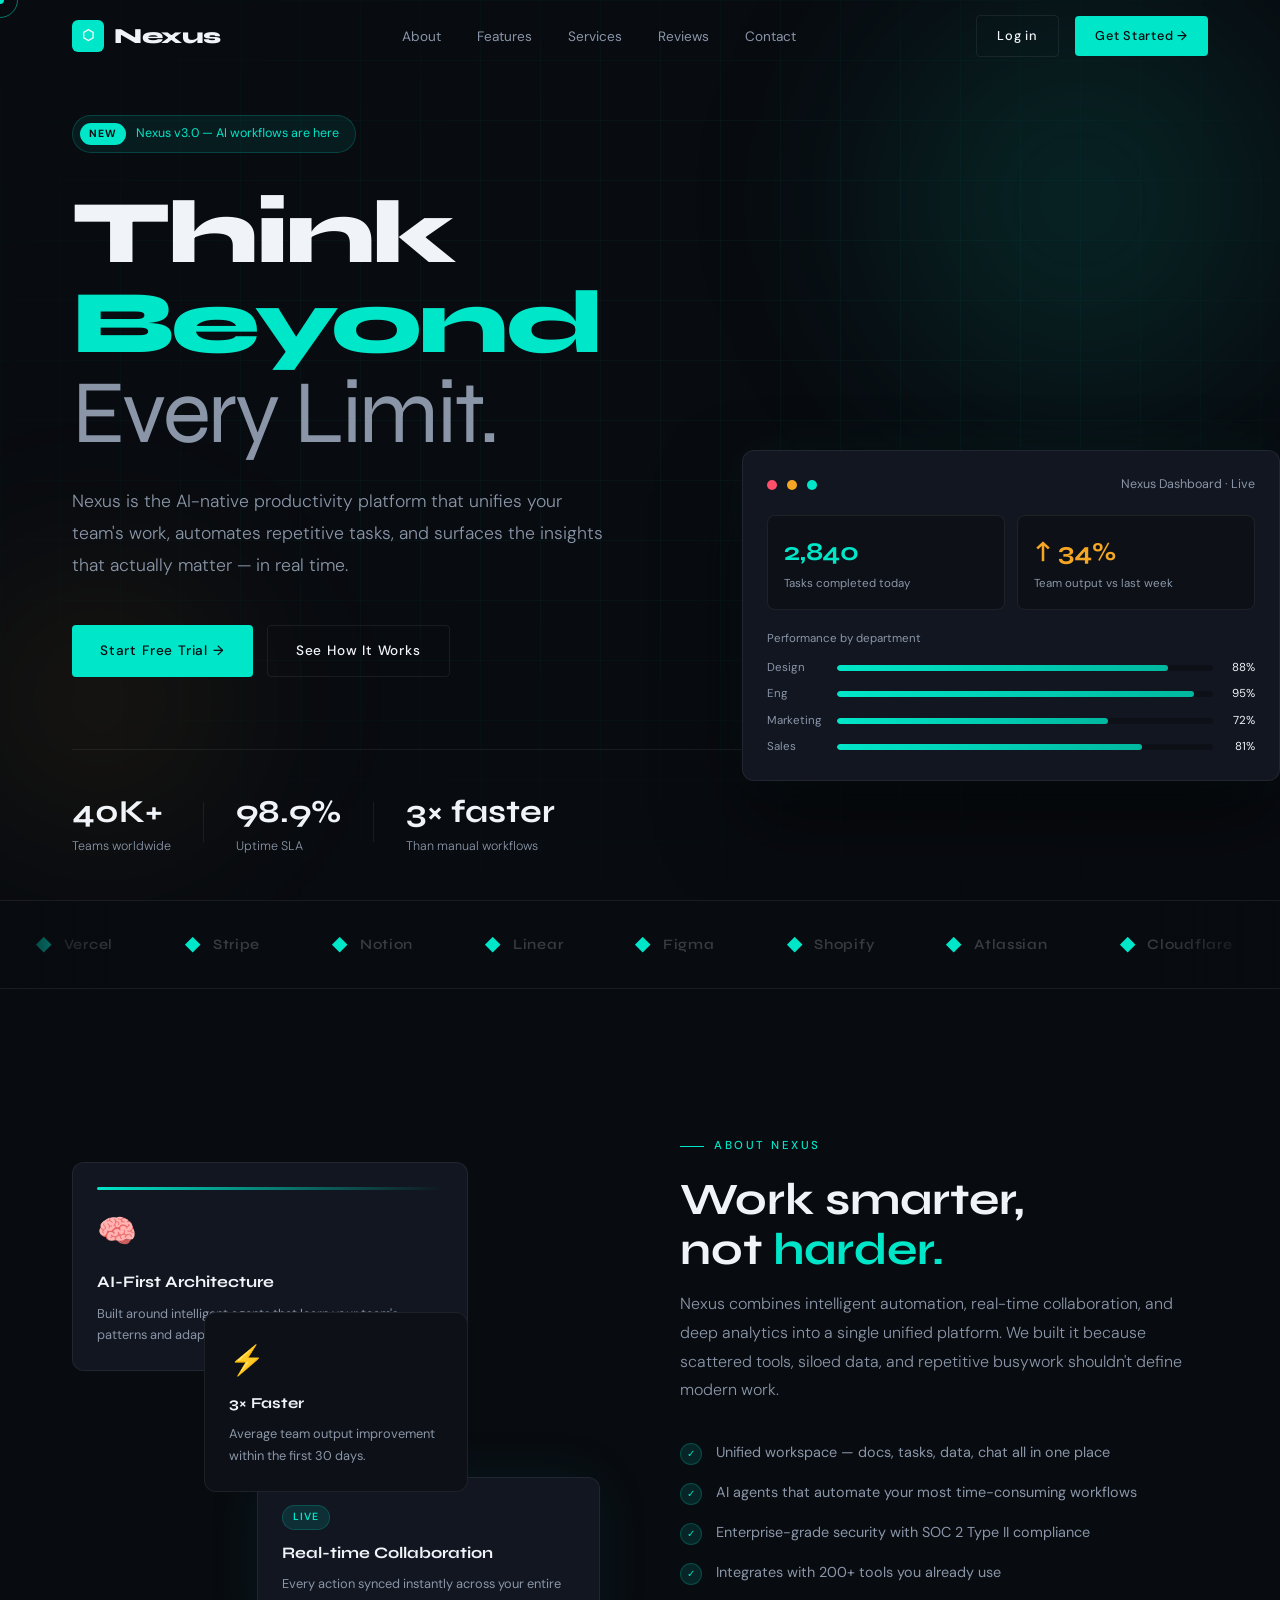
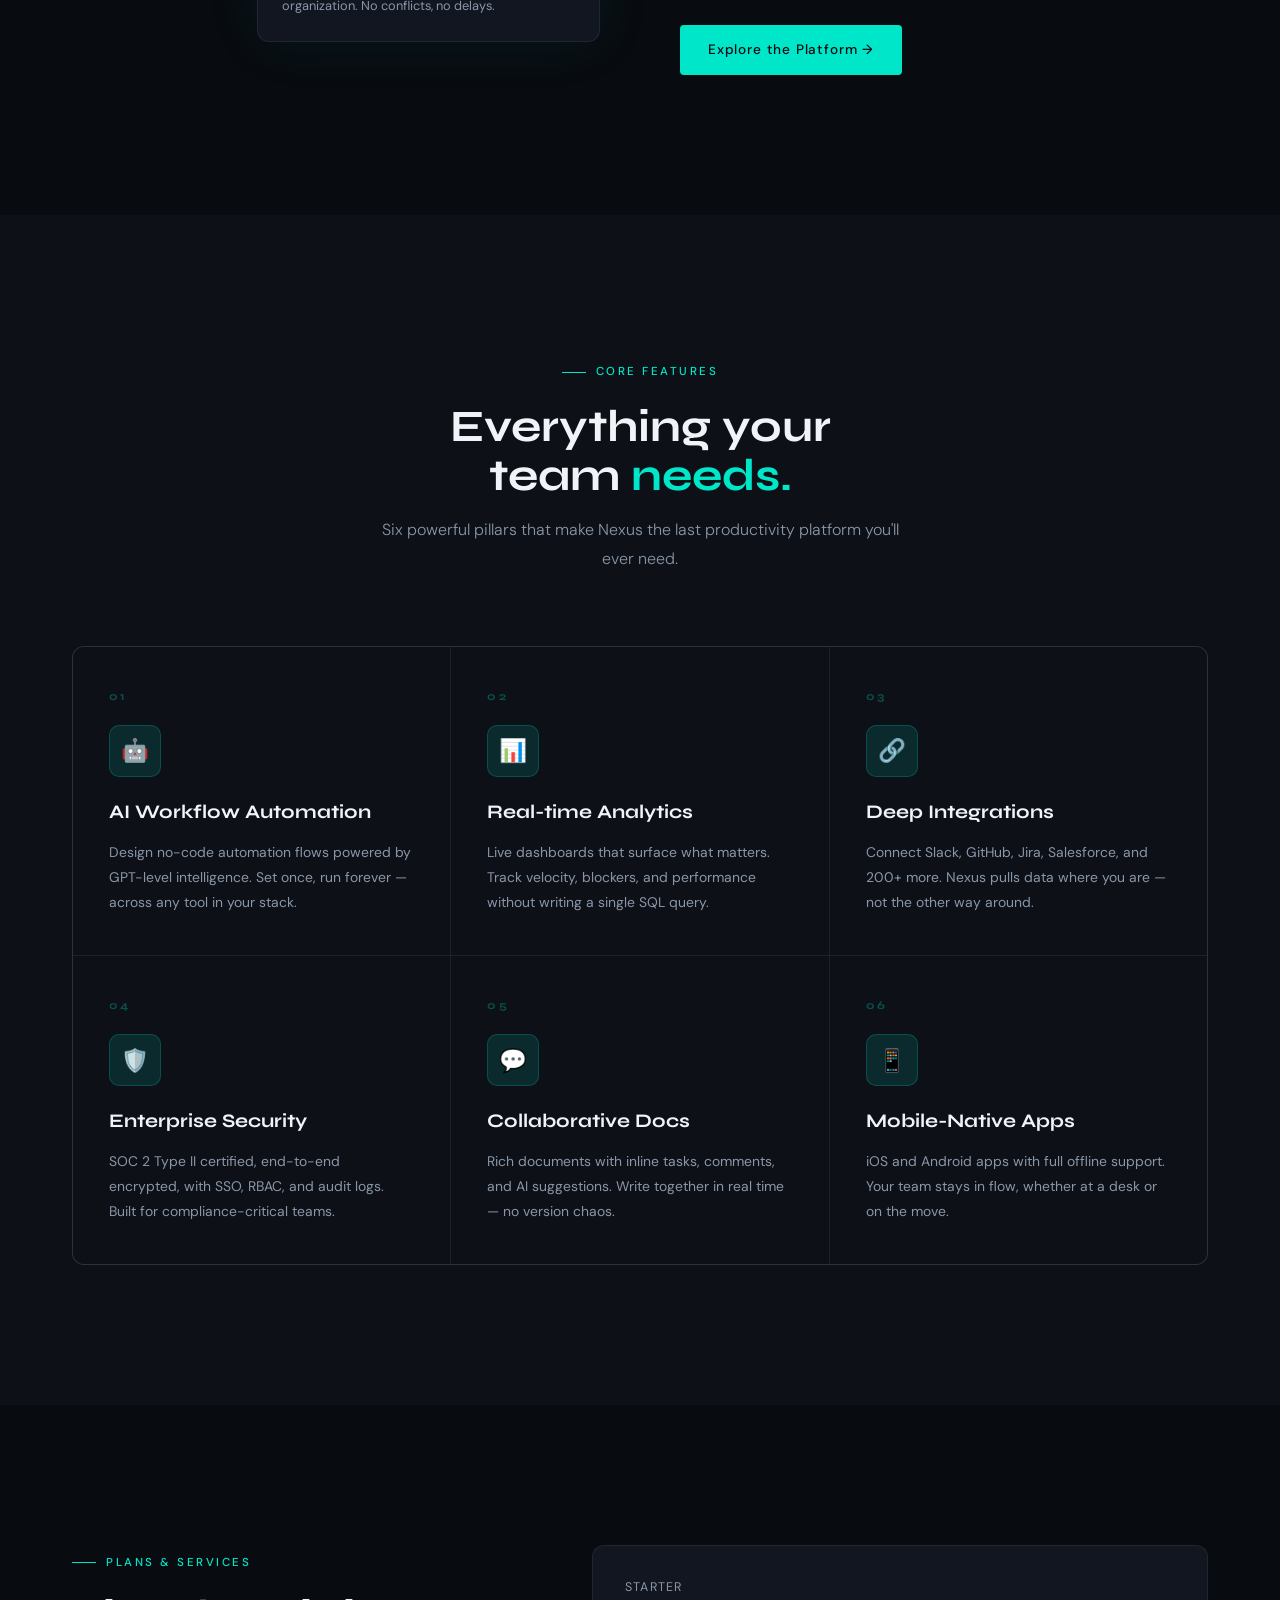
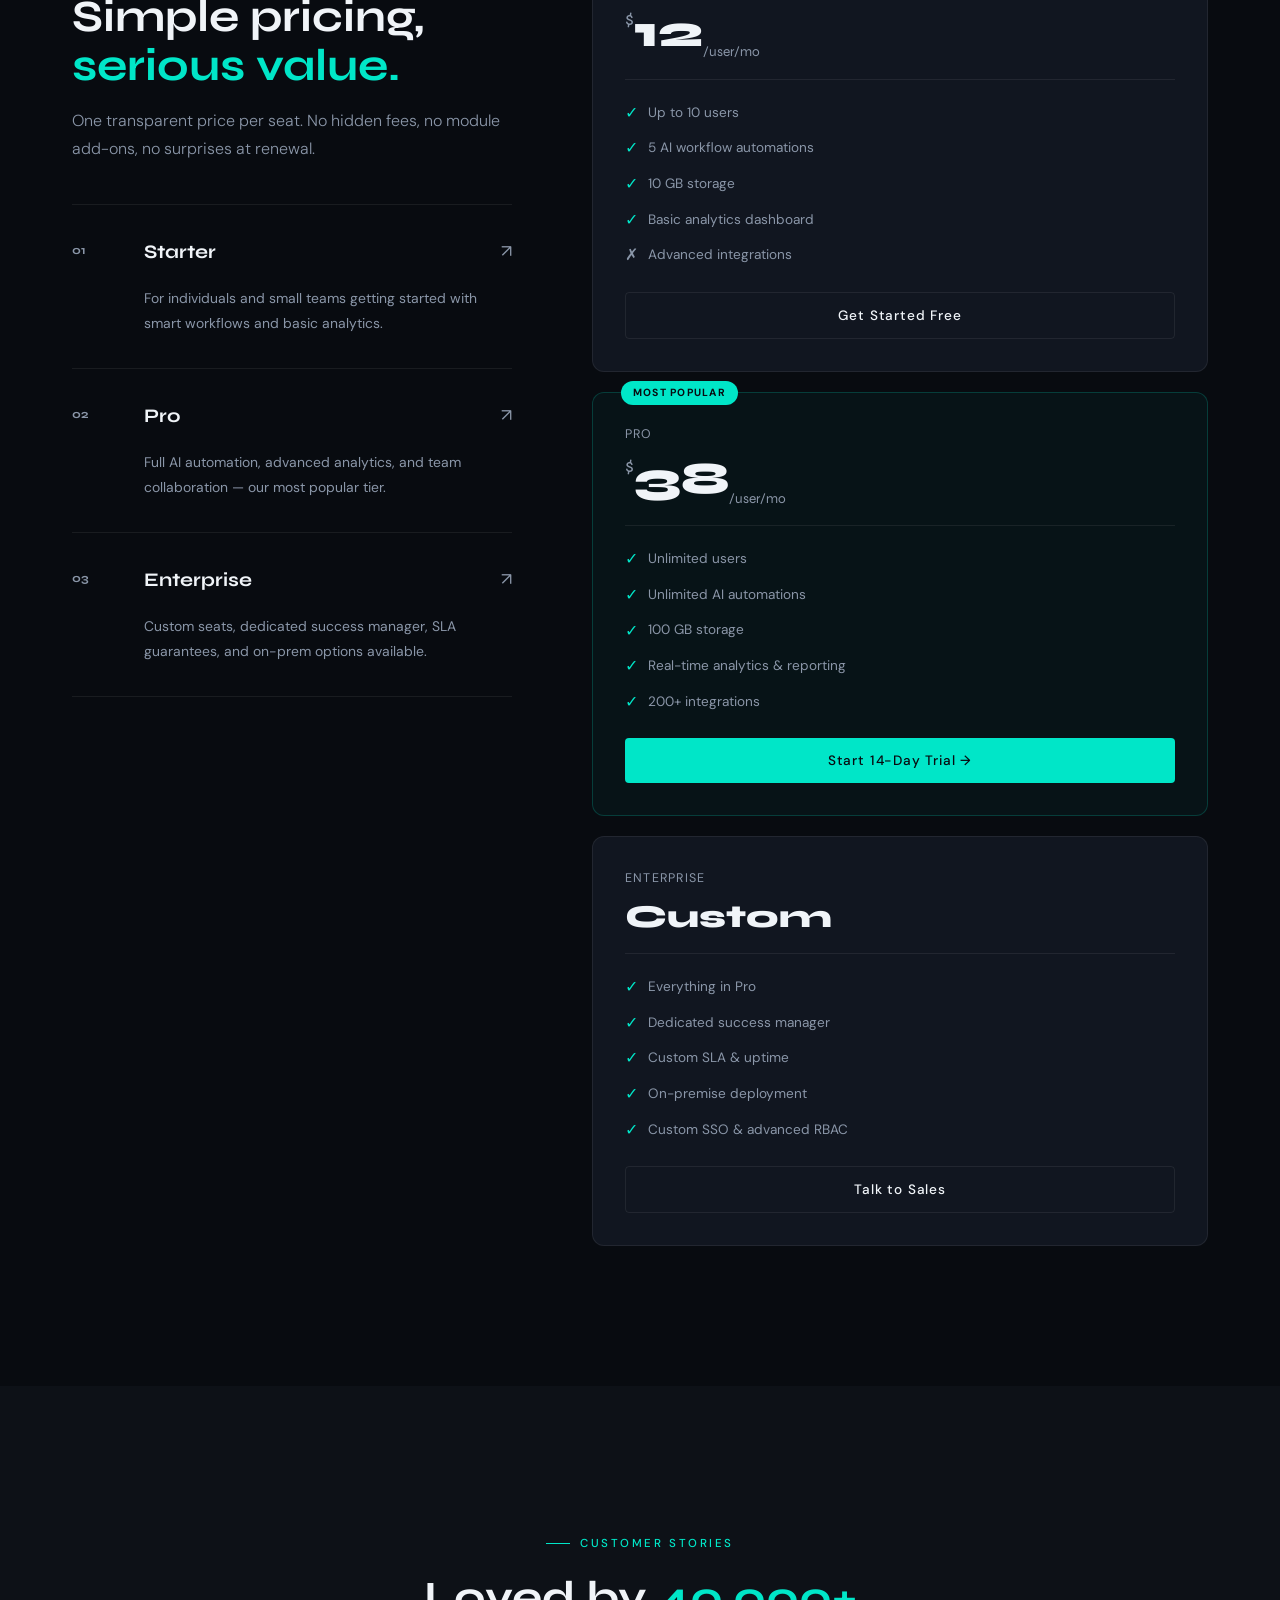
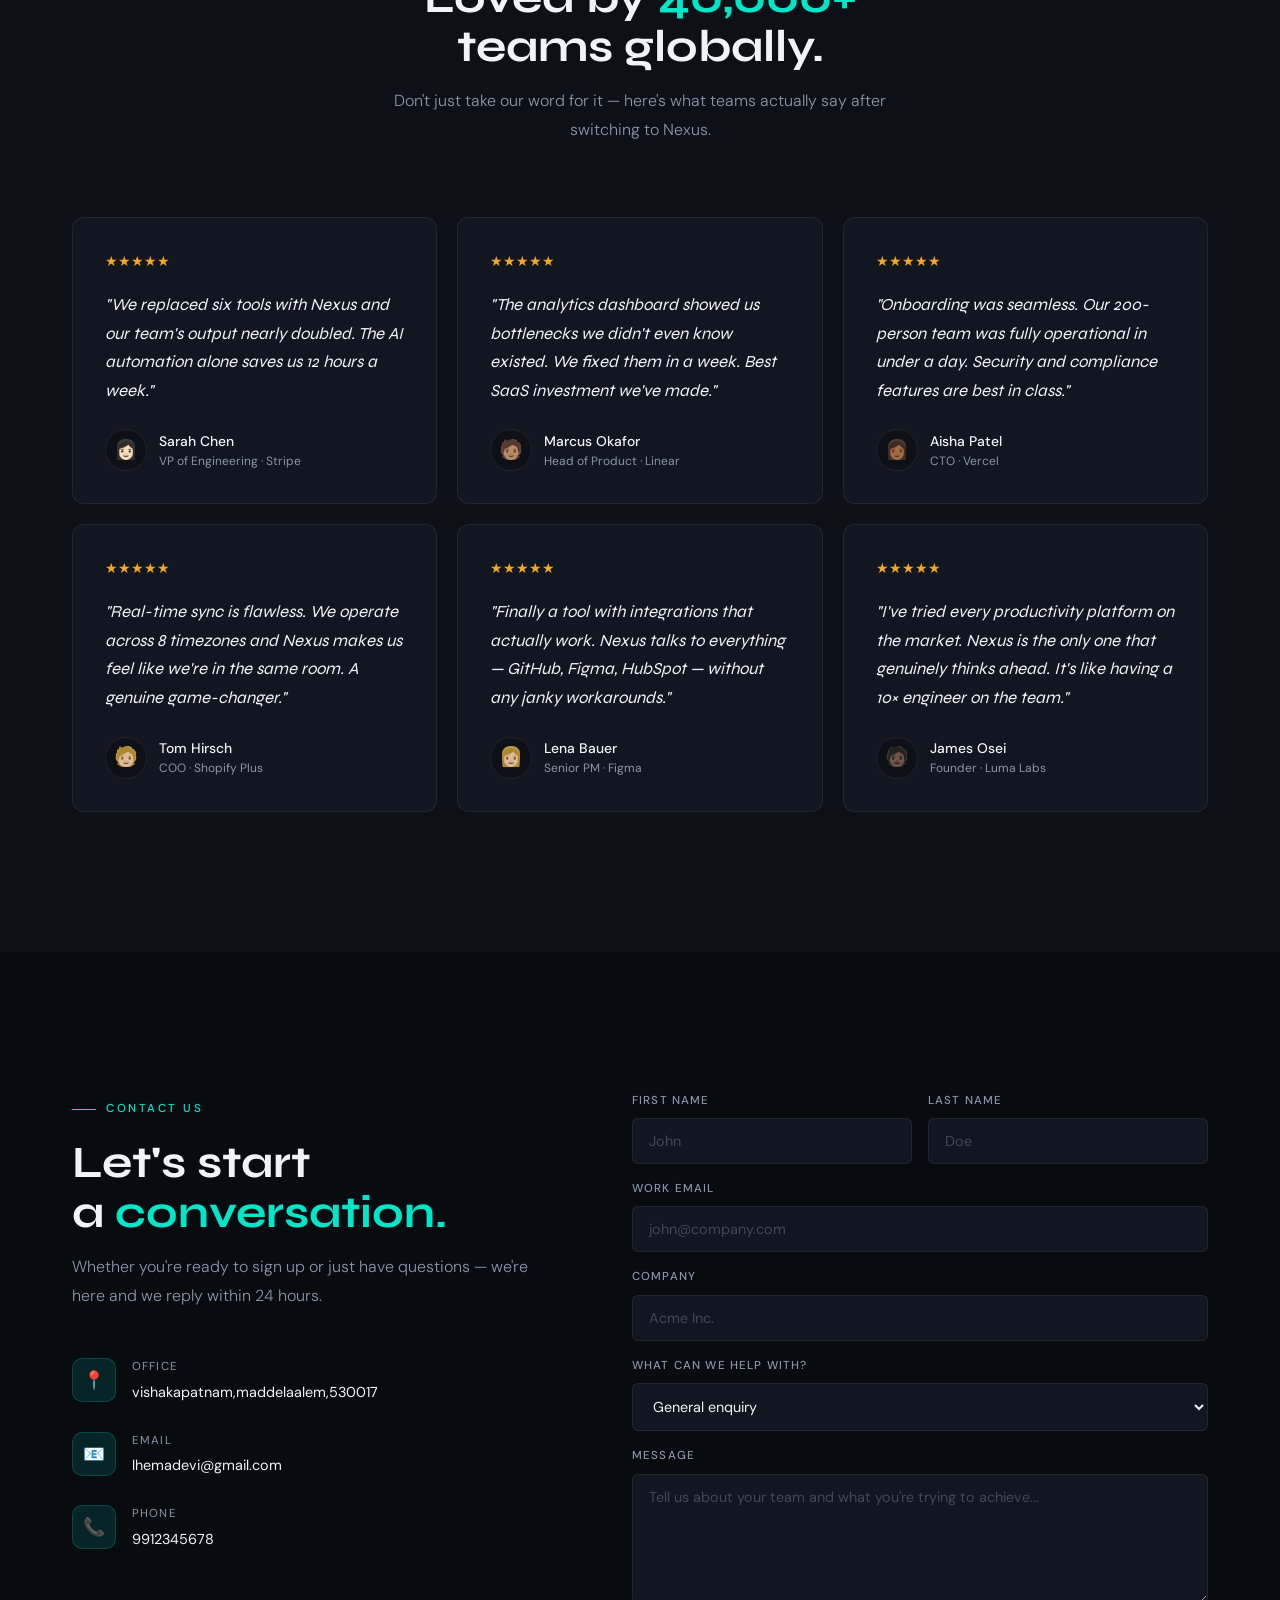
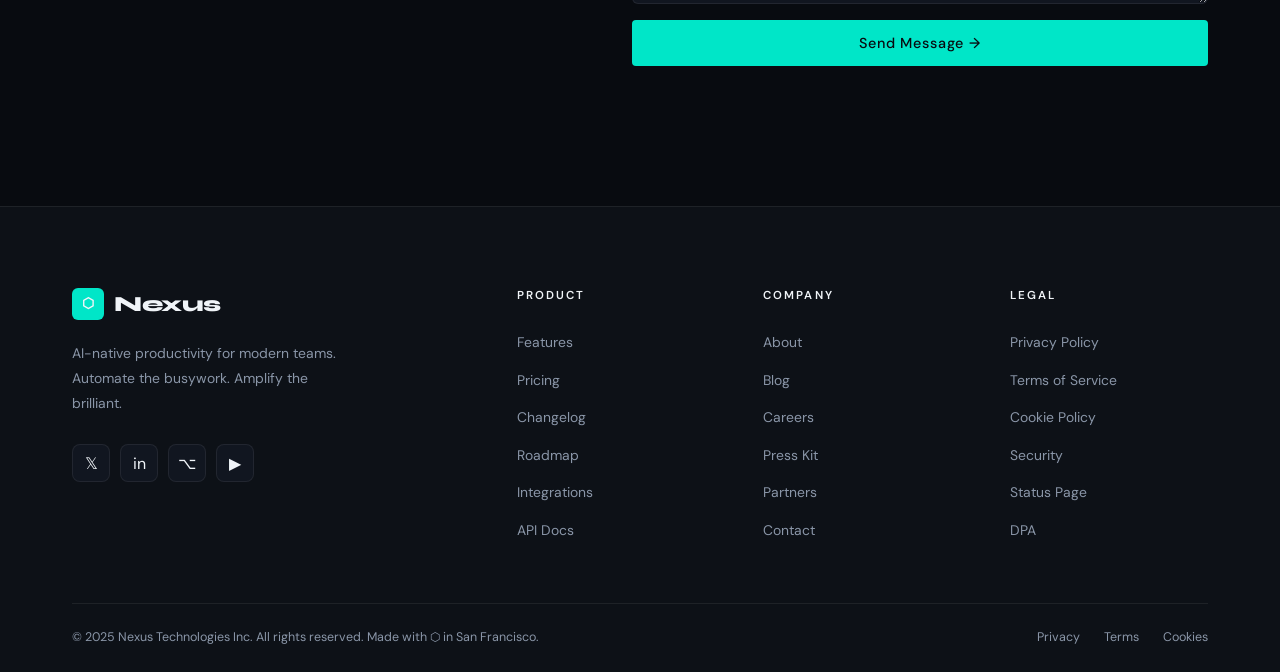
<file: hemadevi_Level1Task1/nexus-site/index.html>
<!DOCTYPE html>
<html lang="en">
<head>
  <meta charset="UTF-8" />
  <meta name="viewport" content="width=device-width, initial-scale=1.0"/>
  <title>Nexus — Think Beyond Limits</title>
  <link href="https://fonts.googleapis.com/css2?family=Syne:wght@400;600;700;800&family=DM+Sans:wght@300;400;500&display=swap" rel="stylesheet"/>
  <link rel="stylesheet" href="style.css"/>
</head>
<body>
<!-- ============================================================
     CUSTOM CURSOR (desktop only)
============================================================ -->
<div class="cursor" id="cursor"></div>
<div class="cursor-ring" id="cursorRing"></div>

<!-- ============================================================
     NAVIGATION BAR
============================================================ -->
<nav id="navbar">
  <div class="container nav-inner">

    <!-- Logo -->
    <a href="#" class="logo">
      <div class="logo-mark">⬡</div>
      Nexus
    </a>

    <!-- Desktop nav links -->
    <ul class="nav-links">
      <li><a href="#about">About</a></li>
      <li><a href="#features">Features</a></li>
      <li><a href="#services">Services</a></li>
      <li><a href="#testimonials">Reviews</a></li>
      <li><a href="#contact">Contact</a></li>
    </ul>

    <!-- Nav right CTA -->
    <div class="nav-right">
      <a href="#contact" class="btn btn-ghost" style="padding:10px 20px;font-size:.8rem;">Log in</a>
      <a href="#services" class="btn btn-primary" style="padding:10px 20px;font-size:.8rem;">Get Started →</a>
      <!-- Hamburger (mobile) -->
      <div class="hamburger" id="hamburger">
        <span></span><span></span><span></span>
      </div>
    </div>

  </div>
</nav>

<!-- Mobile nav overlay -->
<div class="mobile-nav" id="mobileNav">
  <a href="#about"        onclick="closeMobile()">About</a>
  <a href="#features"     onclick="closeMobile()">Features</a>
  <a href="#services"     onclick="closeMobile()">Services</a>
  <a href="#testimonials" onclick="closeMobile()">Reviews</a>
  <a href="#contact"      onclick="closeMobile()">Contact</a>
  <a href="#services" class="btn btn-primary" onclick="closeMobile()">Get Started →</a>
</div>

<!-- ============================================================
     HERO SECTION
============================================================ -->
<section id="hero">

  <!-- Background effects -->
  <div class="hero-grid"></div>
  <div class="orb orb-1"></div>
  <div class="orb orb-2"></div>

  <div class="container" style="position:relative;z-index:2;">
    <div class="hero-content">

      <!-- Announcement pill -->
      <div class="hero-pill">
        <span class="pill-badge">New</span>
        Nexus v3.0 — AI workflows are here
      </div>

      <!-- Main heading -->
      <h1 class="hero-h1">
        Think<br>
        <span class="line-accent">Beyond</span><br>
        <span class="line-dim">Every Limit.</span>
      </h1>

      <!-- Description -->
      <p class="hero-desc">
        Nexus is the AI-native productivity platform that unifies your team's work, automates repetitive tasks, and surfaces the insights that actually matter — in real time.
      </p>

      <!-- CTAs -->
      <div class="hero-actions">
        <a href="#services" class="btn btn-primary">Start Free Trial →</a>
        <a href="#features" class="btn btn-ghost">See How It Works</a>
      </div>

      <!-- Stats row -->
      <div class="hero-meta">
        <div>
          <div class="hero-stat-num">40K+</div>
          <div class="hero-stat-label">Teams worldwide</div>
        </div>
        <div class="hero-stat-divider"></div>
        <div>
          <div class="hero-stat-num">98.9%</div>
          <div class="hero-stat-label">Uptime SLA</div>
        </div>
        <div class="hero-stat-divider"></div>
        <div>
          <div class="hero-stat-num">3× faster</div>
          <div class="hero-stat-label">Than manual workflows</div>
        </div>
      </div>

    </div>
  </div>

  <!-- Floating UI dashboard card (right side) -->
  <div class="hero-visual">
    <div class="ui-card">
      <div class="ui-card-header">
        <div class="dot dot-r"></div>
        <div class="dot dot-y"></div>
        <div class="dot dot-g"></div>
        <span class="ui-card-title">Nexus Dashboard · Live</span>
      </div>
      <!-- Metrics -->
      <div class="ui-metric">
        <div class="metric-box">
          <div class="m-val">2,840</div>
          <div class="m-label">Tasks completed today</div>
        </div>
        <div class="metric-box">
          <div class="m-val" style="color:var(--amber);">↑ 34%</div>
          <div class="m-label">Team output vs last week</div>
        </div>
      </div>
      <!-- Bar chart -->
      <div class="ui-bar-label">Performance by department</div>
      <div class="ui-bars">
        <div class="bar-row">
          <span class="bar-name">Design</span>
          <div class="bar-track"><div class="bar-fill" style="width:88%"></div></div>
          <span class="bar-pct">88%</span>
        </div>
        <div class="bar-row">
          <span class="bar-name">Eng</span>
          <div class="bar-track"><div class="bar-fill" style="width:95%"></div></div>
          <span class="bar-pct">95%</span>
        </div>
        <div class="bar-row">
          <span class="bar-name">Marketing</span>
          <div class="bar-track"><div class="bar-fill" style="width:72%"></div></div>
          <span class="bar-pct">72%</span>
        </div>
        <div class="bar-row">
          <span class="bar-name">Sales</span>
          <div class="bar-track"><div class="bar-fill" style="width:81%"></div></div>
          <span class="bar-pct">81%</span>
        </div>
      </div>
    </div>
  </div>

</section>

<!-- ============================================================
     LOGO MARQUEE STRIP
============================================================ -->
<div class="marquee-section">
  <div class="marquee-track" id="marqueeTrack">
    <span class="marquee-item"><span class="marquee-dot">◆</span> Vercel</span>
    <span class="marquee-item"><span class="marquee-dot">◆</span> Stripe</span>
    <span class="marquee-item"><span class="marquee-dot">◆</span> Notion</span>
    <span class="marquee-item"><span class="marquee-dot">◆</span> Linear</span>
    <span class="marquee-item"><span class="marquee-dot">◆</span> Figma</span>
    <span class="marquee-item"><span class="marquee-dot">◆</span> Shopify</span>
    <span class="marquee-item"><span class="marquee-dot">◆</span> Atlassian</span>
    <span class="marquee-item"><span class="marquee-dot">◆</span> Cloudflare</span>
    <!-- Duplicate for seamless loop -->
    <span class="marquee-item"><span class="marquee-dot">◆</span> Vercel</span>
    <span class="marquee-item"><span class="marquee-dot">◆</span> Stripe</span>
    <span class="marquee-item"><span class="marquee-dot">◆</span> Notion</span>
    <span class="marquee-item"><span class="marquee-dot">◆</span> Linear</span>
    <span class="marquee-item"><span class="marquee-dot">◆</span> Figma</span>
    <span class="marquee-item"><span class="marquee-dot">◆</span> Shopify</span>
    <span class="marquee-item"><span class="marquee-dot">◆</span> Atlassian</span>
    <span class="marquee-item"><span class="marquee-dot">◆</span> Cloudflare</span>
  </div>
</div>

<!-- ============================================================
     ABOUT SECTION
============================================================ -->
<section id="about">
  <div class="container">
    <div class="about-grid">

      <!-- Visual stack of abstract cards -->
      <div class="about-visual reveal-left">
        <div class="abs-card abs-card-1">
          <div class="abs-card-accent"></div>
          <div class="abs-card-icon">🧠</div>
          <div class="abs-card-title">AI-First Architecture</div>
          <div class="abs-card-body">Built around intelligent agents that learn your team's patterns and adapt in real time.</div>
        </div>
        <div class="abs-card abs-card-2">
          <span class="abs-tag">Live</span>
          <div class="abs-card-title">Real-time Collaboration</div>
          <div class="abs-card-body">Every action synced instantly across your entire organization. No conflicts, no delays.</div>
        </div>
        <div class="abs-card abs-card-3">
          <div style="font-size:1.8rem;margin-bottom:8px;">⚡</div>
          <div class="abs-card-title" style="font-size:.95rem;">3× Faster</div>
          <div class="abs-card-body">Average team output improvement within the first 30 days.</div>
        </div>
      </div>

      <!-- Text content -->
      <div class="about-text reveal-right">
        <span class="eyebrow">About Nexus</span>
        <h2 class="section-title">Work smarter,<br>not <span class="accent">harder.</span></h2>
        <p class="section-sub">
          Nexus combines intelligent automation, real-time collaboration, and deep analytics into a single unified platform. We built it because scattered tools, siloed data, and repetitive busywork shouldn't define modern work.
        </p>

        <ul class="about-checks">
          <li class="check-item">
            <div class="check-icon">✓</div>
            <div>Unified workspace — docs, tasks, data, chat all in one place</div>
          </li>
          <li class="check-item">
            <div class="check-icon">✓</div>
            <div>AI agents that automate your most time-consuming workflows</div>
          </li>
          <li class="check-item">
            <div class="check-icon">✓</div>
            <div>Enterprise-grade security with SOC 2 Type II compliance</div>
          </li>
          <li class="check-item">
            <div class="check-icon">✓</div>
            <div>Integrates with 200+ tools you already use</div>
          </li>
        </ul>

        <a href="#services" class="btn btn-primary">Explore the Platform →</a>
      </div>

    </div>
  </div>
</section>

<!-- ============================================================
     FEATURES SECTION
============================================================ -->
<section id="features">
  <div class="container">
    <div class="features-head reveal">
      <span class="eyebrow" style="justify-content:center;">Core Features</span>
      <h2 class="section-title">Everything your<br>team <span class="accent">needs.</span></h2>
      <p class="section-sub" style="margin:0 auto;">Six powerful pillars that make Nexus the last productivity platform you'll ever need.</p>
    </div>

    <div class="features-grid">

      <!-- Feature 1 -->
      <div class="feature-card reveal" style="transition-delay:.05s">
        <div class="feature-num">01</div>
        <div class="feature-icon">🤖</div>
        <div class="feature-title">AI Workflow Automation</div>
        <p class="feature-text">Design no-code automation flows powered by GPT-level intelligence. Set once, run forever — across any tool in your stack.</p>
      </div>

      <!-- Feature 2 -->
      <div class="feature-card reveal" style="transition-delay:.1s">
        <div class="feature-num">02</div>
        <div class="feature-icon">📊</div>
        <div class="feature-title">Real-time Analytics</div>
        <p class="feature-text">Live dashboards that surface what matters. Track velocity, blockers, and performance without writing a single SQL query.</p>
      </div>

      <!-- Feature 3 -->
      <div class="feature-card reveal" style="transition-delay:.15s">
        <div class="feature-num">03</div>
        <div class="feature-icon">🔗</div>
        <div class="feature-title">Deep Integrations</div>
        <p class="feature-text">Connect Slack, GitHub, Jira, Salesforce, and 200+ more. Nexus pulls data where you are — not the other way around.</p>
      </div>

      <!-- Feature 4 -->
      <div class="feature-card reveal" style="transition-delay:.2s">
        <div class="feature-num">04</div>
        <div class="feature-icon">🛡️</div>
        <div class="feature-title">Enterprise Security</div>
        <p class="feature-text">SOC 2 Type II certified, end-to-end encrypted, with SSO, RBAC, and audit logs. Built for compliance-critical teams.</p>
      </div>

      <!-- Feature 5 -->
      <div class="feature-card reveal" style="transition-delay:.25s">
        <div class="feature-num">05</div>
        <div class="feature-icon">💬</div>
        <div class="feature-title">Collaborative Docs</div>
        <p class="feature-text">Rich documents with inline tasks, comments, and AI suggestions. Write together in real time — no version chaos.</p>
      </div>

      <!-- Feature 6 -->
      <div class="feature-card reveal" style="transition-delay:.3s">
        <div class="feature-num">06</div>
        <div class="feature-icon">📱</div>
        <div class="feature-title">Mobile-Native Apps</div>
        <p class="feature-text">iOS and Android apps with full offline support. Your team stays in flow, whether at a desk or on the move.</p>
      </div>

    </div>
  </div>
</section>

<!-- ============================================================
     SERVICES / PRICING SECTION
============================================================ -->
<section id="services">
  <div class="container">
    <div class="services-layout">

      <!-- Left: sticky heading + service list -->
      <div class="services-sticky reveal-left">
        <span class="eyebrow">Plans & Services</span>
        <h2 class="section-title">Simple pricing,<br><span class="accent">serious value.</span></h2>
        <p class="section-sub" style="margin-bottom:40px;">One transparent price per seat. No hidden fees, no module add-ons, no surprises at renewal.</p>

        <div class="service-list">
          <div class="service-item">
            <span class="service-num">01</span>
            <div>
              <div class="service-top">
                <div class="service-name">Starter</div>
                <span class="service-arrow">↗</span>
              </div>
              <p class="service-desc">For individuals and small teams getting started with smart workflows and basic analytics.</p>
            </div>
          </div>
          <div class="service-item">
            <span class="service-num">02</span>
            <div>
              <div class="service-top">
                <div class="service-name">Pro</div>
                <span class="service-arrow">↗</span>
              </div>
              <p class="service-desc">Full AI automation, advanced analytics, and team collaboration — our most popular tier.</p>
            </div>
          </div>
          <div class="service-item">
            <span class="service-num">03</span>
            <div>
              <div class="service-top">
                <div class="service-name">Enterprise</div>
                <span class="service-arrow">↗</span>
              </div>
              <p class="service-desc">Custom seats, dedicated success manager, SLA guarantees, and on-prem options available.</p>
            </div>
          </div>
        </div>
      </div>

      <!-- Right: pricing cards -->
      <div class="pricing-cards reveal-right">

        <!-- Starter -->
        <div class="pricing-card">
          <div class="pricing-name">Starter</div>
          <div class="pricing-price"><sup>$</sup>12<sub>/user/mo</sub></div>
          <div class="pricing-divider"></div>
          <div class="pricing-features">
            <div class="pf-item"><span>✓</span> Up to 10 users</div>
            <div class="pf-item"><span>✓</span> 5 AI workflow automations</div>
            <div class="pf-item"><span>✓</span> 10 GB storage</div>
            <div class="pf-item"><span>✓</span> Basic analytics dashboard</div>
            <div class="pf-item"><span style="color:var(--muted);">✗</span> <span style="color:var(--muted);">Advanced integrations</span></div>
          </div>
          <button class="btn btn-ghost" style="width:100%;justify-content:center;" onclick="showToast('Starter plan selected!')">Get Started Free</button>
        </div>

        <!-- Pro (Featured) -->
        <div class="pricing-card featured">
          <span class="pricing-badge">Most Popular</span>
          <div class="pricing-name">Pro</div>
          <div class="pricing-price"><sup>$</sup>38<sub>/user/mo</sub></div>
          <div class="pricing-divider"></div>
          <div class="pricing-features">
            <div class="pf-item"><span>✓</span> Unlimited users</div>
            <div class="pf-item"><span>✓</span> Unlimited AI automations</div>
            <div class="pf-item"><span>✓</span> 100 GB storage</div>
            <div class="pf-item"><span>✓</span> Real-time analytics & reporting</div>
            <div class="pf-item"><span>✓</span> 200+ integrations</div>
          </div>
          <button class="btn btn-primary" style="width:100%;justify-content:center;" onclick="showToast('🚀 Pro plan selected!')">Start 14-Day Trial →</button>
        </div>

        <!-- Enterprise -->
        <div class="pricing-card">
          <div class="pricing-name">Enterprise</div>
          <div class="pricing-price" style="font-size:2rem;">Custom</div>
          <div class="pricing-divider"></div>
          <div class="pricing-features">
            <div class="pf-item"><span>✓</span> Everything in Pro</div>
            <div class="pf-item"><span>✓</span> Dedicated success manager</div>
            <div class="pf-item"><span>✓</span> Custom SLA & uptime</div>
            <div class="pf-item"><span>✓</span> On-premise deployment</div>
            <div class="pf-item"><span>✓</span> Custom SSO & advanced RBAC</div>
          </div>
          <button class="btn btn-ghost" style="width:100%;justify-content:center;" onclick="showToast('Sales team will reach out!')">Talk to Sales</button>
        </div>

      </div>
    </div>
  </div>
</section>

<!-- ============================================================
     TESTIMONIALS SECTION
============================================================ -->
<section id="testimonials">
  <div class="container">
    <div class="testi-head reveal">
      <span class="eyebrow" style="justify-content:center;">Customer Stories</span>
      <h2 class="section-title">Loved by <span class="accent">40,000+</span><br>teams globally.</h2>
      <p class="section-sub">Don't just take our word for it — here's what teams actually say after switching to Nexus.</p>
    </div>

    <div class="testi-grid">

      <div class="testi-card reveal" style="transition-delay:.05s">
        <div class="testi-stars">★★★★★</div>
        <p class="testi-quote">"We replaced six tools with Nexus and our team's output nearly doubled. The AI automation alone saves us 12 hours a week."</p>
        <div class="testi-author">
          <div class="testi-avatar">👩🏻</div>
          <div>
            <div class="testi-name">Sarah Chen</div>
            <div class="testi-role">VP of Engineering · Stripe</div>
          </div>
        </div>
      </div>

      <div class="testi-card reveal" style="transition-delay:.1s">
        <div class="testi-stars">★★★★★</div>
        <p class="testi-quote">"The analytics dashboard showed us bottlenecks we didn't even know existed. We fixed them in a week. Best SaaS investment we've made."</p>
        <div class="testi-author">
          <div class="testi-avatar">🧑🏽</div>
          <div>
            <div class="testi-name">Marcus Okafor</div>
            <div class="testi-role">Head of Product · Linear</div>
          </div>
        </div>
      </div>

      <div class="testi-card reveal" style="transition-delay:.15s">
        <div class="testi-stars">★★★★★</div>
        <p class="testi-quote">"Onboarding was seamless. Our 200-person team was fully operational in under a day. Security and compliance features are best in class."</p>
        <div class="testi-author">
          <div class="testi-avatar">👩🏾</div>
          <div>
            <div class="testi-name">Aisha Patel</div>
            <div class="testi-role">CTO · Vercel</div>
          </div>
        </div>
      </div>

      <div class="testi-card reveal" style="transition-delay:.2s">
        <div class="testi-stars">★★★★★</div>
        <p class="testi-quote">"Real-time sync is flawless. We operate across 8 timezones and Nexus makes us feel like we're in the same room. A genuine game-changer."</p>
        <div class="testi-author">
          <div class="testi-avatar">🧑🏼</div>
          <div>
            <div class="testi-name">Tom Hirsch</div>
            <div class="testi-role">COO · Shopify Plus</div>
          </div>
        </div>
      </div>

      <div class="testi-card reveal" style="transition-delay:.25s">
        <div class="testi-stars">★★★★★</div>
        <p class="testi-quote">"Finally a tool with integrations that actually work. Nexus talks to everything — GitHub, Figma, HubSpot — without any janky workarounds."</p>
        <div class="testi-author">
          <div class="testi-avatar">👩🏼</div>
          <div>
            <div class="testi-name">Lena Bauer</div>
            <div class="testi-role">Senior PM · Figma</div>
          </div>
        </div>
      </div>

      <div class="testi-card reveal" style="transition-delay:.3s">
        <div class="testi-stars">★★★★★</div>
        <p class="testi-quote">"I've tried every productivity platform on the market. Nexus is the only one that genuinely thinks ahead. It's like having a 10× engineer on the team."</p>
        <div class="testi-author">
          <div class="testi-avatar">🧑🏿</div>
          <div>
            <div class="testi-name">James Osei</div>
            <div class="testi-role">Founder · Luma Labs</div>
          </div>
        </div>
      </div>

    </div>
  </div>
</section>

<!-- ============================================================
     CONTACT SECTION
============================================================ -->
<section id="contact">
  <div class="container">
    <div class="contact-grid">

      <!-- Left info -->
      <div class="contact-info reveal-left">
        <span class="eyebrow">Contact Us</span>
        <h2 class="section-title">Let's start<br>a <span class="accent">conversation.</span></h2>
        <p class="section-sub">Whether you're ready to sign up or just have questions — we're here and we reply within 24 hours.</p>

        <div class="contact-items" style="margin-top:40px;">
          <div class="contact-item">
            <div class="contact-icon">📍</div>
            <div>
              <div class="contact-item-label">Office</div>
              <div class="contact-item-val">vishakapatnam,maddelaalem,530017</div>
            </div>
          </div>
          <div class="contact-item">
            <div class="contact-icon">📧</div>
            <div>
              <div class="contact-item-label">Email</div>
              <div class="contact-item-val">lhemadevi@gmail.com</div>
            </div>
          </div>
          <div class="contact-item">
            <div class="contact-icon">📞</div>
            <div>
              <div class="contact-item-label">Phone</div>
              <div class="contact-item-val">9912345678</div>
            </div>
          </div>
        </div>
      </div>

      <!-- Right form -->
      <div class="contact-form reveal-right">
        <div class="form-row">
          <div class="form-group">
            <label>First Name</label>
            <input type="text" placeholder="John" />
          </div>
          <div class="form-group">
            <label>Last Name</label>
            <input type="text" placeholder="Doe" />
          </div>
        </div>
        <div class="form-group">
          <label>Work Email</label>
          <input type="email" placeholder="john@company.com" />
        </div>
        <div class="form-group">
          <label>Company</label>
          <input type="text" placeholder="Acme Inc." />
        </div>
        <div class="form-group">
          <label>What can we help with?</label>
          <select>
            <option>General enquiry</option>
            <option>Product demo request</option>
            <option>Enterprise pricing</option>
            <option>Technical support</option>
            <option>Partnership</option>
          </select>
        </div>
        <div class="form-group">
          <label>Message</label>
          <textarea placeholder="Tell us about your team and what you're trying to achieve..."></textarea>
        </div>
        <button class="btn btn-primary" style="width:100%;justify-content:center;font-size:.9rem;" onclick="handleFormSubmit()">
          Send Message →
        </button>
      </div>

    </div>
  </div>
</section>

<!-- ============================================================
     FOOTER
============================================================ -->
<footer>
  <div class="container">
    <div class="footer-grid">

      <!-- Brand column -->
      <div>
        <a href="#" class="logo">
          <div class="logo-mark">⬡</div>
          Nexus
        </a>
        <p class="footer-brand-desc">
          AI-native productivity for modern teams. Automate the busywork. Amplify the brilliant.
        </p>
        <div class="social-links">
          <div class="social-link" title="Twitter/X">𝕏</div>
          <div class="social-link" title="LinkedIn">in</div>
          <div class="social-link" title="GitHub">⌥</div>
          <div class="social-link" title="YouTube">▶</div>
        </div>
      </div>

      <!-- Product -->
      <div>
        <div class="footer-col-title">Product</div>
        <ul class="footer-links">
          <li><a href="#features">Features</a></li>
          <li><a href="#services">Pricing</a></li>
          <li><a href="#">Changelog</a></li>
          <li><a href="#">Roadmap</a></li>
          <li><a href="#">Integrations</a></li>
          <li><a href="#">API Docs</a></li>
        </ul>
      </div>

      <!-- Company -->
      <div>
        <div class="footer-col-title">Company</div>
        <ul class="footer-links">
          <li><a href="#about">About</a></li>
          <li><a href="#">Blog</a></li>
          <li><a href="#">Careers</a></li>
          <li><a href="#">Press Kit</a></li>
          <li><a href="#">Partners</a></li>
          <li><a href="#contact">Contact</a></li>
        </ul>
      </div>

      <!-- Legal -->
      <div>
        <div class="footer-col-title">Legal</div>
        <ul class="footer-links">
          <li><a href="#">Privacy Policy</a></li>
          <li><a href="#">Terms of Service</a></li>
          <li><a href="#">Cookie Policy</a></li>
          <li><a href="#">Security</a></li>
          <li><a href="#">Status Page</a></li>
          <li><a href="#">DPA</a></li>
        </ul>
      </div>

    </div>

    <div class="footer-bottom">
      <p>© 2025 Nexus Technologies Inc. All rights reserved. Made with ⬡ in San Francisco.</p>
      <div class="footer-bottom-links">
        <a href="#">Privacy</a>
        <a href="#">Terms</a>
        <a href="#">Cookies</a>
      </div>
    </div>
  </div>
</footer>

<!-- Back to top -->
<button id="back-top" onclick="window.scrollTo({top:0,behavior:'smooth'})" title="Back to top">↑</button>

<!-- Toast -->
<div class="toast" id="toast">
  <div class="toast-dot"></div>
  <span id="toastMsg"></span>
</div>

<!-- ============================================================
     JAVASCRIPT
============================================================ -->
<script src="index.js"></script>
</body>
</html>
</file>
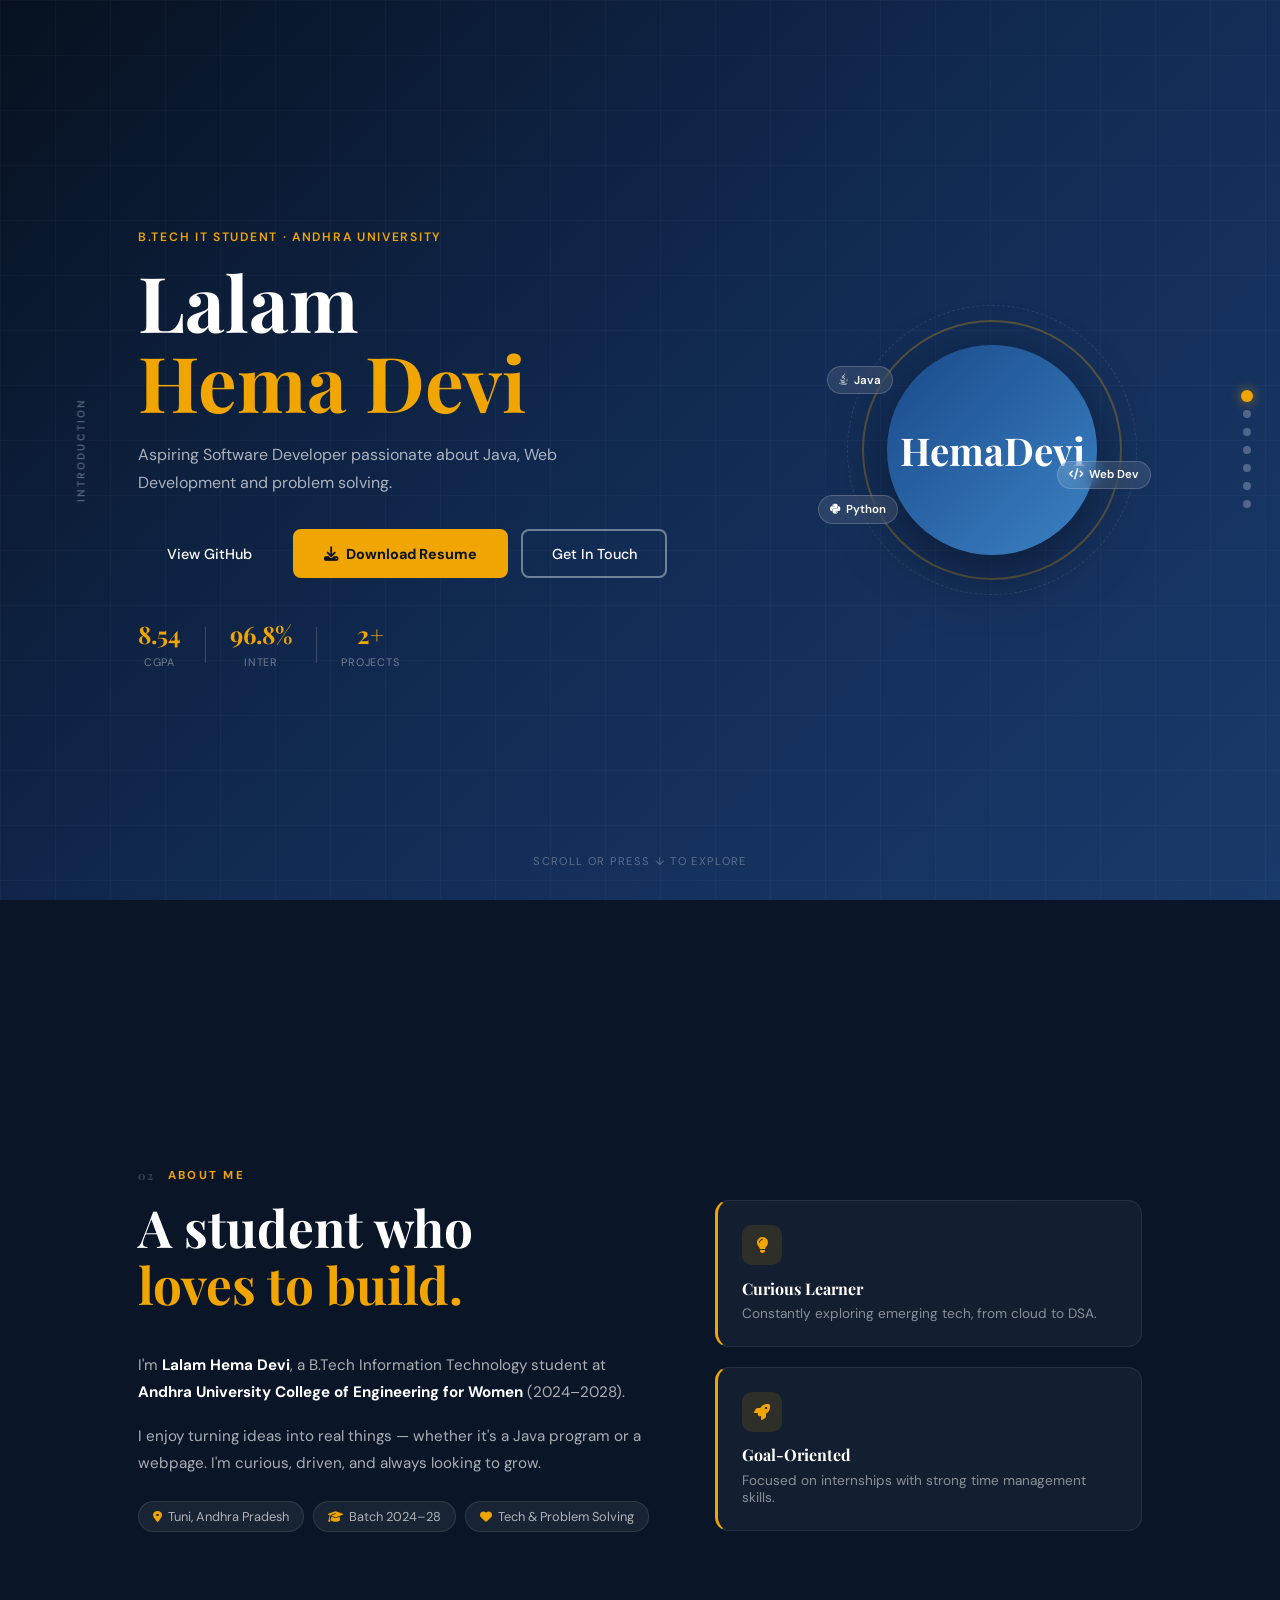
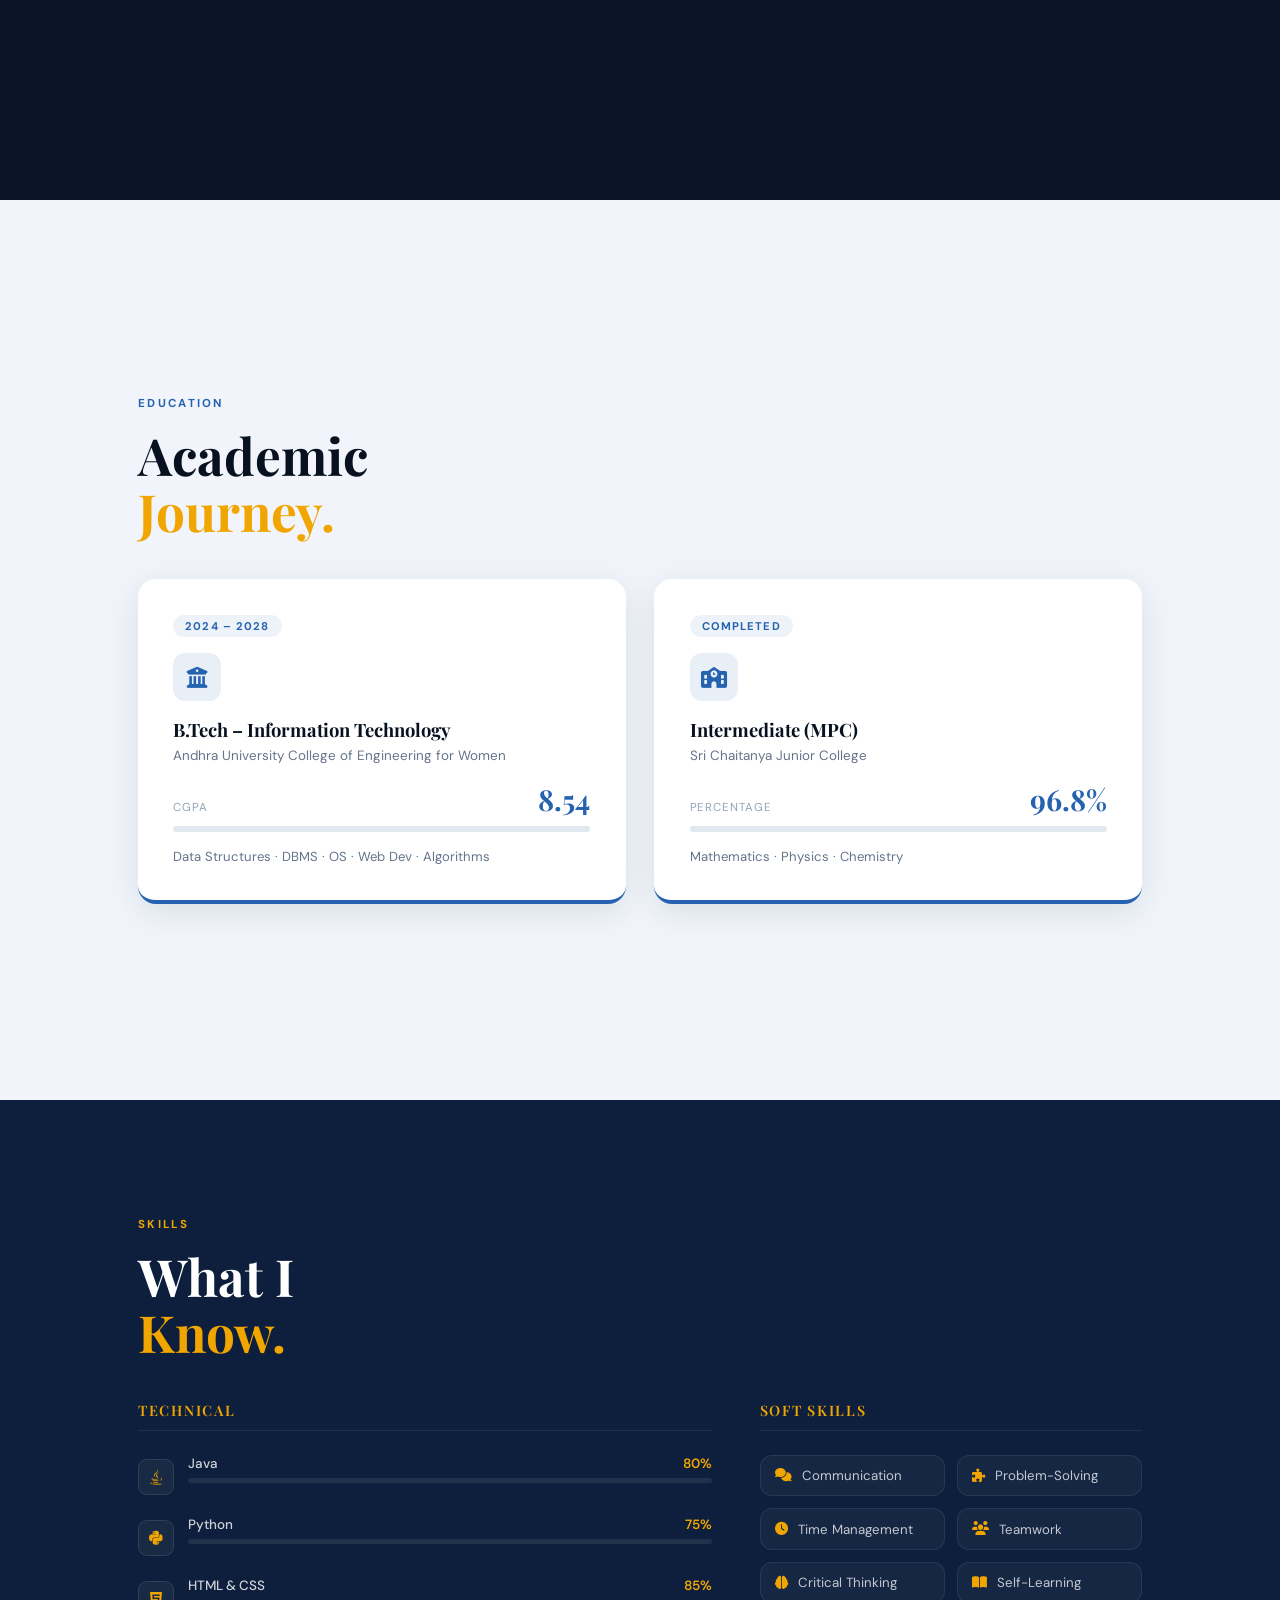
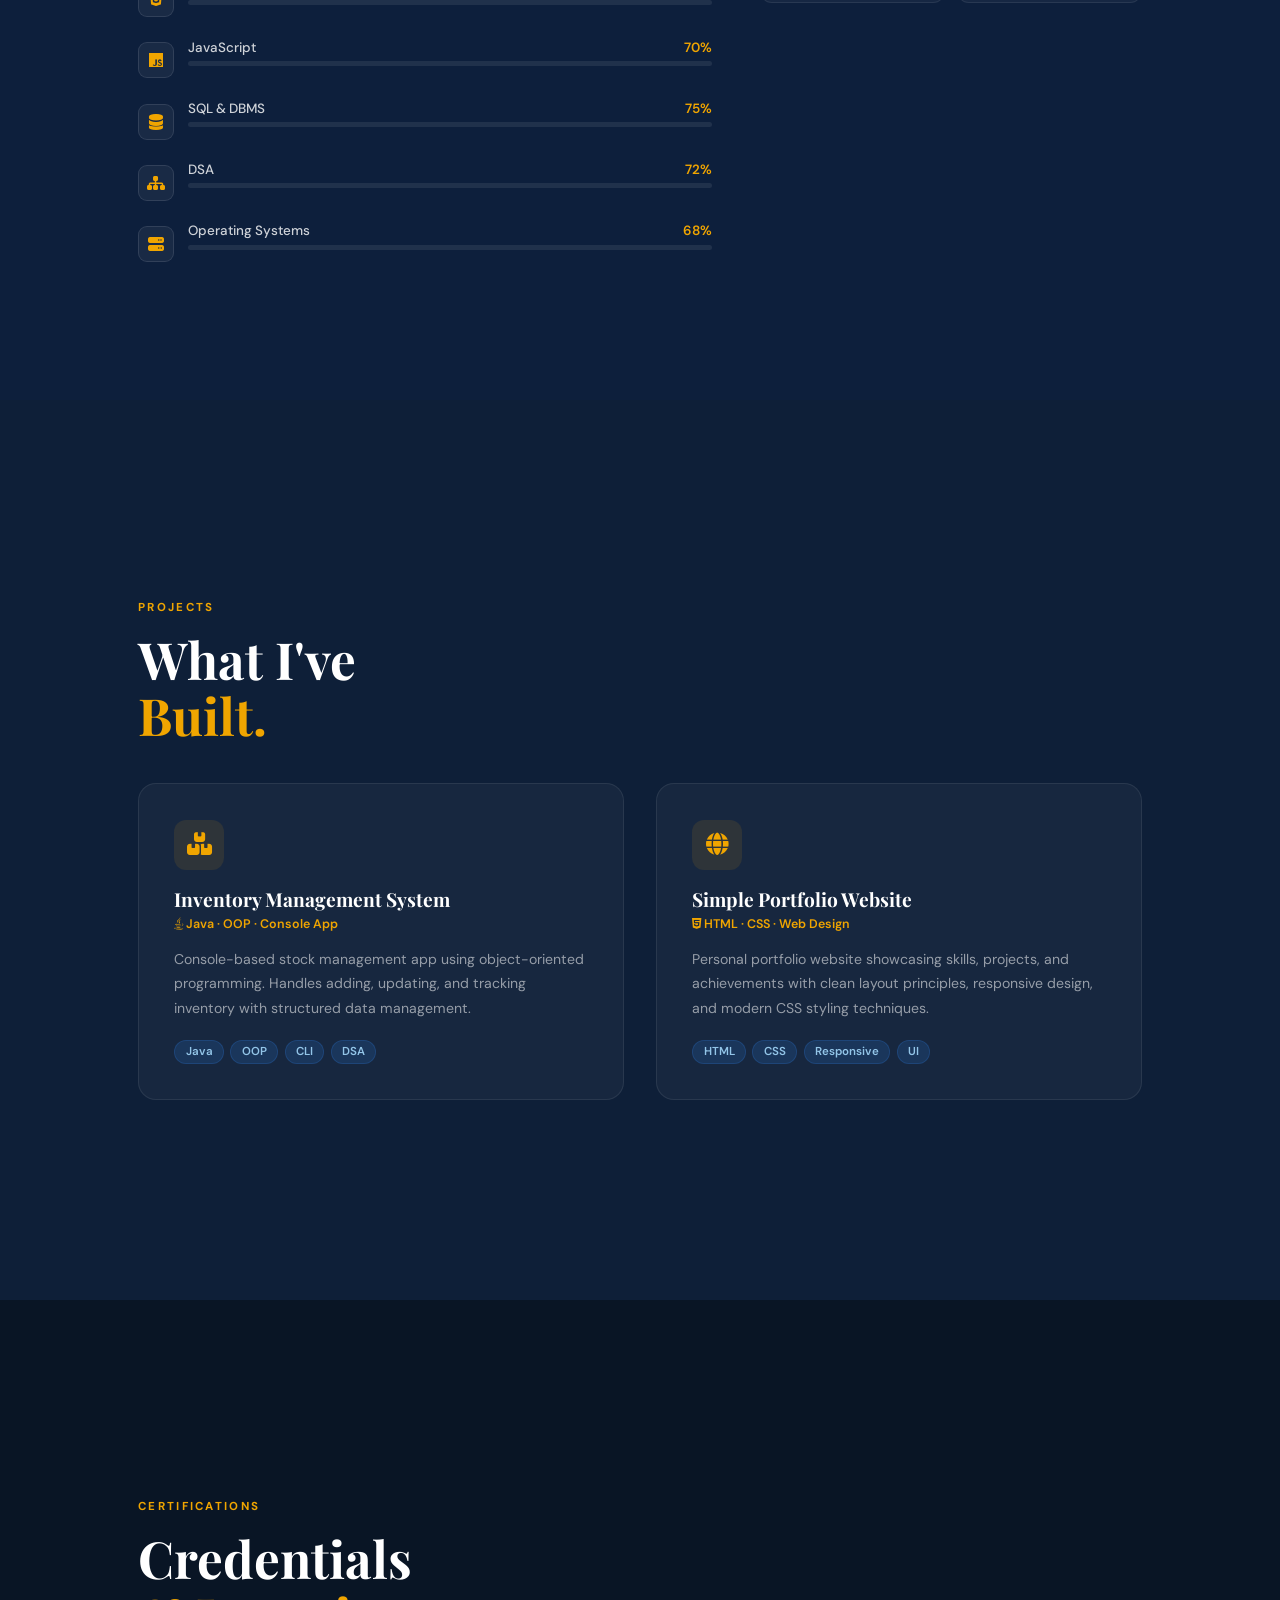
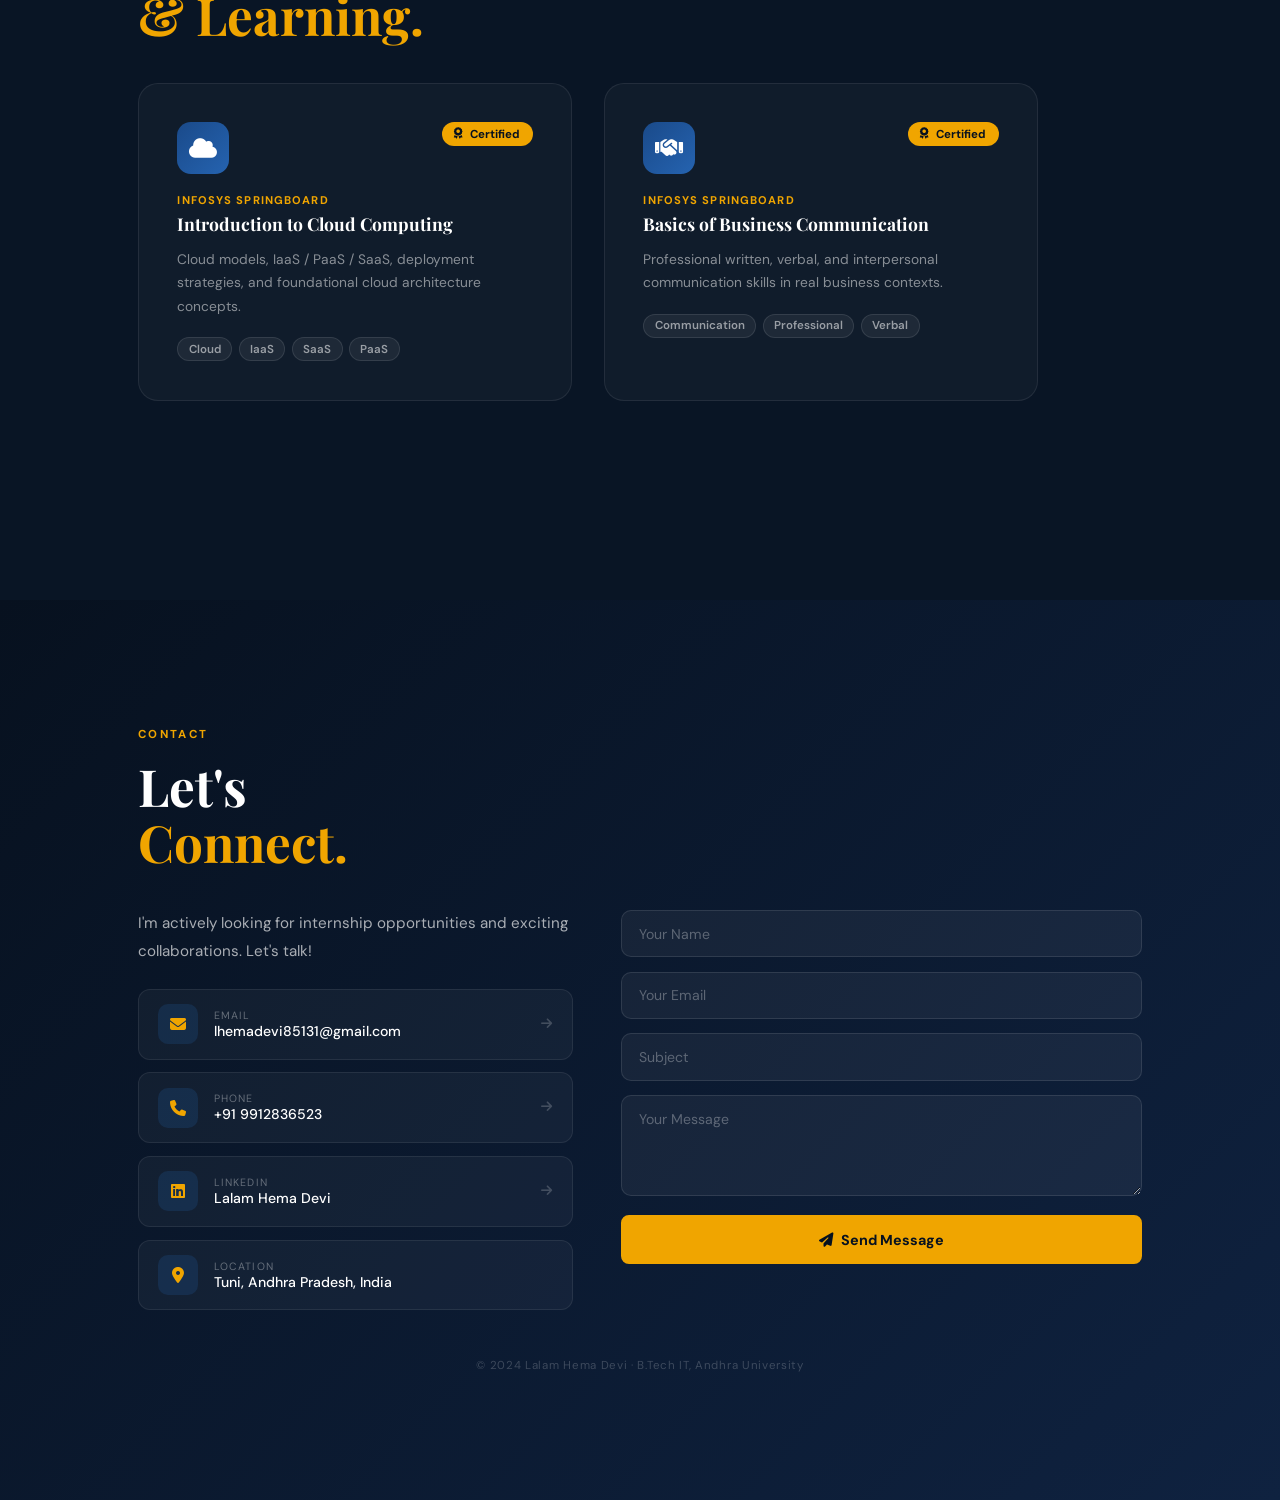
<file: hemadevi_Level1Task2/portfolio/index.html>
<!DOCTYPE html>
<html lang="en">
<head>
  <meta charset="UTF-8"/>
  <meta name="viewport" content="width=device-width, initial-scale=1.0"/>
  <title>Lalam Hema Devi | Portfolio</title>
  <link href="https://fonts.googleapis.com/css2?family=Playfair+Display:ital,wght@0,400;0,700;1,400&family=DM+Sans:wght@300;400;500;600&display=swap" rel="stylesheet"/>
  <link rel="stylesheet" href="https://cdnjs.cloudflare.com/ajax/libs/font-awesome/6.5.0/css/all.min.css"/>
  <link rel="stylesheet" href="style.css"/>
</head>
<body>

  <!-- Top scroll progress line -->
  <div id="topBar"></div>

  <!-- Dot navigation -->
  <nav class="dot-nav">
    <button class="dot active" data-sec="0" title="Intro"></button>
    <button class="dot" data-sec="1" title="About"></button>
    <button class="dot" data-sec="2" title="Education"></button>
    <button class="dot" data-sec="3" title="Skills"></button>
    <button class="dot" data-sec="4" title="Projects"></button>
    <button class="dot" data-sec="5" title="Certifications"></button>
    <button class="dot" data-sec="6" title="Contact"></button>
  </nav>

  <!-- Slide label -->
  <div class="slide-label" id="slideLabel">Introduction</div>

  <!-- ══ SECTION 0 · INTRO ══ -->
  <section class="sec sec-intro" id="sec0">
    <div class="hero-grid-bg"></div>
    <div class="sec-inner intro-layout">
      <div class="intro-text">
        <p class="hero-tag">B.Tech IT Student · Andhra University</p>
        <h1 class="hero-name">Lalam<br/><span>Hema Devi</span></h1>
        <p class="hero-sub">Aspiring Software Developer passionate about Java, Web Development and problem solving.</p>
        <div class="hero-cta">
          <a href="https://github.com/hemacodes32" target="_blank" class="btn-ghost">View GitHub</a>
          <a href="#" download class="btn-solid"><i class="fas fa-download"></i> Download Resume</a>
          <button class="btn-outline" onclick="scrollTo(6)">Get In Touch</button>
        </div>
        <div class="hero-stats">
          <div class="stat"><span class="snum">8.54</span><span class="slabel">CGPA</span></div>
          <div class="sdiv"></div>
          <div class="stat"><span class="snum">96.8%</span><span class="slabel">Inter</span></div>
          <div class="sdiv"></div>
          <div class="stat"><span class="snum">2+</span><span class="slabel">Projects</span></div>
        </div>
      </div>
      <div class="intro-avatar">
        <div class="avatar-ring"></div>
        <div class="avatar-blob"></div>
        <div class="avatar-circle"><span>HemaDevi</span></div>
        <div class="fbadge b-java"><i class="fab fa-java"></i> Java</div>
        <div class="fbadge b-py"><i class="fab fa-python"></i> Python</div>
        <div class="fbadge b-web"><i class="fas fa-code"></i> Web Dev</div>
      </div>
    </div>
    <p class="scroll-hint">Scroll or press ↓ to explore</p>
  </section>

  <!-- ══ SECTION 1 · ABOUT ══ -->
  <section class="sec sec-about" id="sec1">
    <div class="sec-inner">
      <div class="eyebrow"><span class="enum">02</span> About Me</div>
      <div class="about-layout">
        <div class="about-left">
          <h2 class="sec-heading">A student who<br/><em>loves to build.</em></h2>
          <p class="body-text">I'm <strong>Lalam Hema Devi</strong>, a B.Tech Information Technology student at <strong>Andhra University College of Engineering for Women</strong> (2024–2028).</p>
          <p class="body-text">I enjoy turning ideas into real things — whether it's a Java program or a webpage. I'm curious, driven, and always looking to grow.</p>
          <div class="pills">
            <span><i class="fas fa-map-marker-alt"></i> Tuni, Andhra Pradesh</span>
            <span><i class="fas fa-graduation-cap"></i> Batch 2024–28</span>
            <span><i class="fas fa-heart"></i> Tech &amp; Problem Solving</span>
          </div>
        </div>
        <div class="about-right">
          <div class="acard">
            <div class="acard-icon"><i class="fas fa-lightbulb"></i></div>
            <h3>Curious Learner</h3>
            <p>Constantly exploring emerging tech, from cloud to DSA.</p>
          </div>
          <div class="acard">
            <div class="acard-icon"><i class="fas fa-rocket"></i></div>
            <h3>Goal-Oriented</h3>
            <p>Focused on internships with strong time management skills.</p>
          </div>
        </div>
      </div>
    </div>
  </section>

  <!-- ══ SECTION 2 · EDUCATION ══ -->
  <section class="sec sec-edu" id="sec2">
    <div class="sec-inner">
      <div class="eyebrow edu-eyebrow">Education</div>
      <h2 class="sec-heading dark-head">Academic<br/><em>Journey.</em></h2>
      <div class="edu-grid">

        <div class="edu-card">
          <div class="edu-pill">2024 – 2028</div>
          <div class="edu-icon"><i class="fas fa-university"></i></div>
          <h3>B.Tech – Information Technology</h3>
          <p class="edu-inst">Andhra University College of Engineering for Women</p>
          <div class="edu-score-row">
            <span class="edu-slabel">CGPA</span>
            <span class="edu-score">8.54</span>
          </div>
          <div class="bar-track">
            <div class="bar-fill" data-pct="85"></div>
          </div>
          <p class="edu-tags">Data Structures · DBMS · OS · Web Dev · Algorithms</p>
        </div>

        <div class="edu-card">
          <div class="edu-pill">Completed</div>
          <div class="edu-icon"><i class="fas fa-school"></i></div>
          <h3>Intermediate (MPC)</h3>
          <p class="edu-inst">Sri Chaitanya Junior College</p>
          <div class="edu-score-row">
            <span class="edu-slabel">Percentage</span>
            <span class="edu-score">96.8%</span>
          </div>
          <div class="bar-track">
            <div class="bar-fill" data-pct="97"></div>
          </div>
          <p class="edu-tags">Mathematics · Physics · Chemistry</p>
        </div>

      </div>
    </div>
  </section>

  <!-- ══ SECTION 3 · SKILLS ══ -->
  <section class="sec sec-skills" id="sec3">
    <div class="sec-inner">
      <div class="eyebrow">Skills</div>
      <h2 class="sec-heading">What I<br/><em>Know.</em></h2>
      <div class="skills-layout">

        <div class="skills-tech">
          <h3 class="cat-title">Technical</h3>

          <div class="skill-row">
            <div class="skill-icon"><i class="fab fa-java"></i></div>
            <div class="skill-body">
              <div class="skill-top"><span>Java</span><span class="pct-label">80%</span></div>
              <div class="bar-track dark-track"><div class="bar-fill skill-bar" data-pct="80"></div></div>
            </div>
          </div>

          <div class="skill-row">
            <div class="skill-icon"><i class="fab fa-python"></i></div>
            <div class="skill-body">
              <div class="skill-top"><span>Python</span><span class="pct-label">75%</span></div>
              <div class="bar-track dark-track"><div class="bar-fill skill-bar" data-pct="75"></div></div>
            </div>
          </div>

          <div class="skill-row">
            <div class="skill-icon"><i class="fab fa-html5"></i></div>
            <div class="skill-body">
              <div class="skill-top"><span>HTML &amp; CSS</span><span class="pct-label">85%</span></div>
              <div class="bar-track dark-track"><div class="bar-fill skill-bar" data-pct="85"></div></div>
            </div>
          </div>

          <div class="skill-row">
            <div class="skill-icon"><i class="fab fa-js"></i></div>
            <div class="skill-body">
              <div class="skill-top"><span>JavaScript</span><span class="pct-label">70%</span></div>
              <div class="bar-track dark-track"><div class="bar-fill skill-bar" data-pct="70"></div></div>
            </div>
          </div>

          <div class="skill-row">
            <div class="skill-icon"><i class="fas fa-database"></i></div>
            <div class="skill-body">
              <div class="skill-top"><span>SQL &amp; DBMS</span><span class="pct-label">75%</span></div>
              <div class="bar-track dark-track"><div class="bar-fill skill-bar" data-pct="75"></div></div>
            </div>
          </div>

          <div class="skill-row">
            <div class="skill-icon"><i class="fas fa-sitemap"></i></div>
            <div class="skill-body">
              <div class="skill-top"><span>DSA</span><span class="pct-label">72%</span></div>
              <div class="bar-track dark-track"><div class="bar-fill skill-bar" data-pct="72"></div></div>
            </div>
          </div>

          <div class="skill-row">
            <div class="skill-icon"><i class="fas fa-server"></i></div>
            <div class="skill-body">
              <div class="skill-top"><span>Operating Systems</span><span class="pct-label">68%</span></div>
              <div class="bar-track dark-track"><div class="bar-fill skill-bar" data-pct="68"></div></div>
            </div>
          </div>
        </div>

        <div class="skills-soft">
          <h3 class="cat-title">Soft Skills</h3>
          <div class="soft-grid">
            <div class="soft-chip"><i class="fas fa-comments"></i><span>Communication</span></div>
            <div class="soft-chip"><i class="fas fa-puzzle-piece"></i><span>Problem-Solving</span></div>
            <div class="soft-chip"><i class="fas fa-clock"></i><span>Time Management</span></div>
            <div class="soft-chip"><i class="fas fa-users"></i><span>Teamwork</span></div>
            <div class="soft-chip"><i class="fas fa-brain"></i><span>Critical Thinking</span></div>
            <div class="soft-chip"><i class="fas fa-book-open"></i><span>Self-Learning</span></div>
          </div>
        </div>

      </div>
    </div>
  </section>

  <!-- ══ SECTION 4 · PROJECTS ══ -->
  <section class="sec sec-projects" id="sec4">
    <div class="sec-inner">
      <div class="eyebrow">Projects</div>
      <h2 class="sec-heading">What I've<br/><em>Built.</em></h2>
      <div class="proj-grid">

        <div class="proj-card">
          <div class="proj-icon"><i class="fas fa-boxes-stacked"></i></div>
          <h3>Inventory Management System</h3>
          <p class="proj-tech"><i class="fab fa-java"></i> Java · OOP · Console App</p>
          <p class="proj-desc">Console-based stock management app using object-oriented programming. Handles adding, updating, and tracking inventory with structured data management.</p>
          <div class="proj-tags"><span>Java</span><span>OOP</span><span>CLI</span><span>DSA</span></div>
        </div>

        <div class="proj-card">
          <div class="proj-icon"><i class="fas fa-globe"></i></div>
          <h3>Simple Portfolio Website</h3>
          <p class="proj-tech"><i class="fab fa-html5"></i> HTML · CSS · Web Design</p>
          <p class="proj-desc">Personal portfolio website showcasing skills, projects, and achievements with clean layout principles, responsive design, and modern CSS styling techniques.</p>
          <div class="proj-tags"><span>HTML</span><span>CSS</span><span>Responsive</span><span>UI</span></div>
        </div>

      </div>
    </div>
  </section>

  <!-- ══ SECTION 5 · CERTIFICATIONS ══ -->
  <section class="sec sec-certs" id="sec5">
    <div class="sec-inner">
      <div class="eyebrow">Certifications</div>
      <h2 class="sec-heading">Credentials<br/><em>&amp; Learning.</em></h2>
      <div class="cert-grid">

        <div class="cert-card">
          <div class="cert-top-row">
            <div class="cert-icon"><i class="fas fa-cloud"></i></div>
            <div class="cert-badge"><i class="fas fa-award"></i> Certified</div>
          </div>
          <p class="cert-issuer">Infosys Springboard</p>
          <h3>Introduction to Cloud Computing</h3>
          <p class="cert-desc">Cloud models, IaaS / PaaS / SaaS, deployment strategies, and foundational cloud architecture concepts.</p>
          <div class="cert-tags"><span>Cloud</span><span>IaaS</span><span>SaaS</span><span>PaaS</span></div>
        </div>

        <div class="cert-card">
          <div class="cert-top-row">
            <div class="cert-icon"><i class="fas fa-handshake"></i></div>
            <div class="cert-badge"><i class="fas fa-award"></i> Certified</div>
          </div>
          <p class="cert-issuer">Infosys Springboard</p>
          <h3>Basics of Business Communication</h3>
          <p class="cert-desc">Professional written, verbal, and interpersonal communication skills in real business contexts.</p>
          <div class="cert-tags"><span>Communication</span><span>Professional</span><span>Verbal</span></div>
        </div>

      </div>
    </div>
  </section>

  <!-- ══ SECTION 6 · CONTACT ══ -->
  <section class="sec sec-contact" id="sec6">
    <div class="sec-inner">
      <div class="eyebrow">Contact</div>
      <h2 class="sec-heading">Let's<br/><em>Connect.</em></h2>
      <div class="contact-layout">

        <div class="contact-left">
          <p class="body-text">I'm actively looking for internship opportunities and exciting collaborations. Let's talk!</p>
          <div class="contact-links">
            <a href="mailto:lhemadevi85131@gmail.com" class="clink">
              <div class="clink-icon"><i class="fas fa-envelope"></i></div>
              <div><span class="clink-label">Email</span><span class="clink-val">lhemadevi85131@gmail.com</span></div>
              <i class="fas fa-arrow-right clink-arrow"></i>
            </a>
            <a href="tel:+919912836523" class="clink">
              <div class="clink-icon"><i class="fas fa-phone"></i></div>
              <div><span class="clink-label">Phone</span><span class="clink-val">+91 9912836523</span></div>
              <i class="fas fa-arrow-right clink-arrow"></i>
            </a>
            <a href="https://linkedin.com/in/lalam-hema-devi" target="_blank" class="clink">
              <div class="clink-icon"><i class="fab fa-linkedin"></i></div>
              <div><span class="clink-label">LinkedIn</span><span class="clink-val">Lalam Hema Devi</span></div>
              <i class="fas fa-arrow-right clink-arrow"></i>
            </a>
            <div class="clink no-hover">
              <div class="clink-icon"><i class="fas fa-map-marker-alt"></i></div>
              <div><span class="clink-label">Location</span><span class="clink-val">Tuni, Andhra Pradesh, India</span></div>
            </div>
          </div>
        </div>

        <div class="contact-right">
          <form id="contactForm">
            <input type="text" placeholder="Your Name" required/>
            <input type="email" placeholder="Your Email" required/>
            <input type="text" placeholder="Subject" required/>
            <textarea rows="4" placeholder="Your Message" required></textarea>
            <button type="submit" class="btn-solid form-btn"><i class="fas fa-paper-plane"></i> Send Message</button>
          </form>
        </div>

      </div>
      <footer class="sec-footer">© 2024 Lalam Hema Devi · B.Tech IT, Andhra University</footer>
    </div>
  </section>

  <script src="main.js"></script>
</body>
</html>
</file>
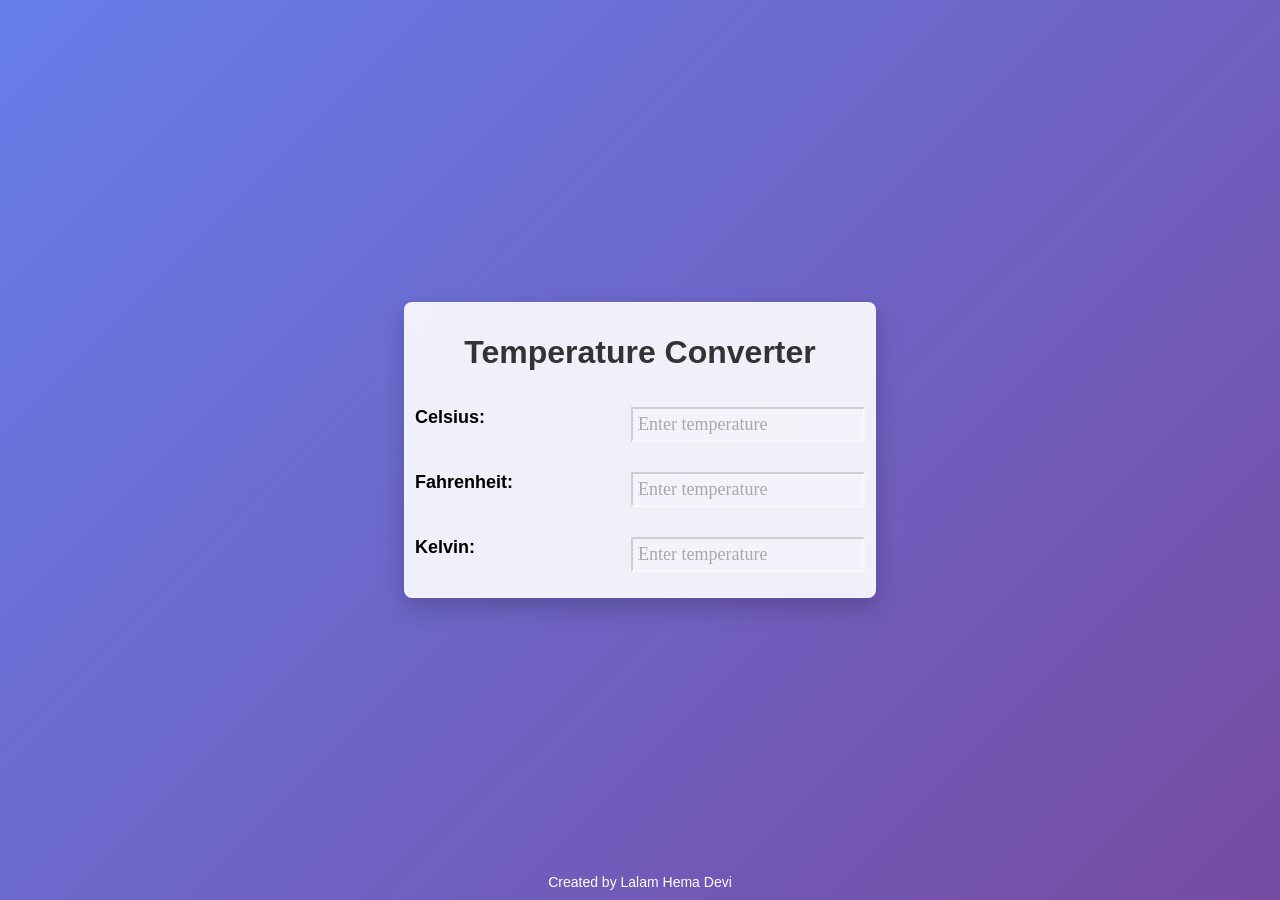
<file: hemadevi_Level1Task3/temperature-converter-main/index.html>
<!DOCTYPE html>
<html lang="en">
  <head>
    <meta charset="UTF-8" />
    <meta http-equiv="X-UA-Compatible" content="IE=edge" />
    <meta name="viewport" content="width=device-width, initial-scale=1.0" />
    <title>Temperature Converter</title>
    <link rel="stylesheet" href="style.css" />
  </head>
  <footer>
    Created by Lalam Hema Devi
</footer>
  <body>
    <div class="container">
      <h1 class="heading">Temperature Converter</h1>
      <div class="temp-container">
        <label for="celsius">Celsius:</label>
        <input
          onchange="computeTemp(event)"
          type="number"
          name="celsius"
          id="celsius"
          placeholder="Enter temperature"
          class="input"
        />
      </div>
      <div class="temp-container">
        <label for="fahrenheit">Fahrenheit:</label>
        <input
          onchange="computeTemp(event)"
          type="number"
          name="fahrenheit"
          id="fahrenheit"
          placeholder="Enter temperature"
          class="input"
        />
      </div>
      <div class="temp-container">
        <label for="kelvin">Kelvin:</label>
        <input
          onchange="computeTemp(event)"
          type="number"
          name="kelvin"
          id="kelvin"
          placeholder="Enter temperature"
          class="input"
        />
      </div>
    </div>
    <script src="index.js"></script>
  </body>
</html>

<!-- onchange is an HTML attribute that can be used with input elements such as text boxes, drop-down lists, and radio buttons. It is an event handler that gets triggered whenever the user changes the value of the input field and then moves the focus away from that element. -->
</file>
<file: hemadevi_Level1Task1/nexus-site/style.css>
/* ============================================================
       CSS CUSTOM PROPERTIES — Design Tokens
    ============================================================ */
    :root {
      --bg:        #080b10;
      --bg-2:      #0d1117;
      --bg-card:   #111620;
      --border:    rgba(255,255,255,.07);
      --border-lit:rgba(0,230,200,.2);
      --cyan:      #00e6c8;
      --cyan-dim:  rgba(0,230,200,.12);
      --cyan-glow: rgba(0,230,200,.35);
      --amber:     #f5a623;
      --white:     #f0f4f8;
      --muted:     #8a96a8;
      --danger:    #ff4f6a;

      --ff-display: 'Syne', sans-serif;
      --ff-body:    'DM Sans', sans-serif;
      --nav-h:      72px;

      --ease-out-expo: cubic-bezier(.19,1,.22,1);
    }

    /* ============================================================
       RESET & BASE
    ============================================================ */
    *, *::before, *::after { box-sizing: border-box; margin: 0; padding: 0; }
    html { scroll-behavior: smooth; font-size: 16px; }

    body {
      font-family: var(--ff-body);
      background: var(--bg);
      color: var(--white);
      overflow-x: hidden;
      line-height: 1.6;
    }

    img { display: block; max-width: 100%; }
    a { text-decoration: none; color: inherit; }
    ul { list-style: none; }

    /* ============================================================
       UTILITY CLASSES
    ============================================================ */
    .container {
      width: 100%;
      max-width: 1200px;
      margin: 0 auto;
      padding: 0 32px;
    }

    /* Tag / eyebrow label */
    .eyebrow {
      display: inline-flex;
      align-items: center;
      gap: 10px;
      font-family: var(--ff-body);
      font-size: .72rem;
      font-weight: 500;
      letter-spacing: .22em;
      text-transform: uppercase;
      color: var(--cyan);
      margin-bottom: 20px;
    }
    .eyebrow::before {
      content: '';
      width: 24px; height: 1px;
      background: var(--cyan);
    }

    /* Section headings */
    .section-title {
      font-family: var(--ff-display);
      font-size: clamp(2rem, 3.5vw, 3rem);
      font-weight: 700;
      line-height: 1.1;
      color: var(--white);
      margin-bottom: 16px;
    }
    .section-title .accent { color: var(--cyan); }

    .section-sub {
      font-size: 1rem;
      font-weight: 300;
      color: var(--muted);
      line-height: 1.8;
      max-width: 520px;
    }

    /* Buttons */
    .btn {
      display: inline-flex;
      align-items: center;
      gap: 10px;
      font-family: var(--ff-body);
      font-size: .85rem;
      font-weight: 500;
      letter-spacing: .06em;
      border: none;
      cursor: pointer;
      border-radius: 4px;
      padding: 14px 28px;
      transition: all .3s var(--ease-out-expo);
    }
    .btn-primary {
      background: var(--cyan);
      color: var(--bg);
    }
    .btn-primary:hover {
      background: #fff;
      transform: translateY(-2px);
      box-shadow: 0 12px 32px var(--cyan-glow);
    }
    .btn-ghost {
      background: transparent;
      color: var(--white);
      border: 1px solid var(--border);
    }
    .btn-ghost:hover {
      border-color: var(--cyan);
      color: var(--cyan);
      transform: translateY(-2px);
    }

    /* Divider line */
    .divider {
      width: 100%;
      height: 1px;
      background: var(--border);
    }

    /* ============================================================
       SCROLL REVEAL ANIMATION
    ============================================================ */
    .reveal {
      opacity: 0;
      transform: translateY(40px);
      transition: opacity .8s var(--ease-out-expo), transform .8s var(--ease-out-expo);
    }
    .reveal.visible { opacity: 1; transform: none; }
    .reveal-left {
      opacity: 0;
      transform: translateX(-40px);
      transition: opacity .8s var(--ease-out-expo), transform .8s var(--ease-out-expo);
    }
    .reveal-left.visible { opacity: 1; transform: none; }
    .reveal-right {
      opacity: 0;
      transform: translateX(40px);
      transition: opacity .8s var(--ease-out-expo), transform .8s var(--ease-out-expo);
    }
    .reveal-right.visible { opacity: 1; transform: none; }

    /* ============================================================
       CUSTOM CURSOR
    ============================================================ */
    .cursor {
      width: 8px; height: 8px;
      background: var(--cyan);
      border-radius: 50%;
      position: fixed;
      top: 0; left: 0;
      pointer-events: none;
      z-index: 9999;
      transition: transform .15s ease, width .3s ease, height .3s ease;
      transform: translate(-50%,-50%);
    }
    .cursor-ring {
      width: 36px; height: 36px;
      border: 1px solid rgba(0,230,200,.5);
      border-radius: 50%;
      position: fixed;
      top: 0; left: 0;
      pointer-events: none;
      z-index: 9998;
      transition: transform .5s ease;
      transform: translate(-50%,-50%);
    }
    @media (hover: none) { .cursor, .cursor-ring { display: none; } }

    /* ============================================================
       NAVIGATION
    ============================================================ */
    nav {
      position: fixed;
      top: 0; left: 0;
      width: 100%;
      height: var(--nav-h);
      z-index: 900;
      display: flex;
      align-items: center;
      transition: background .4s, backdrop-filter .4s, border-color .4s;
    }
    nav.scrolled {
      background: rgba(8,11,16,.85);
      backdrop-filter: blur(16px);
      border-bottom: 1px solid var(--border);
    }

    .nav-inner {
      display: flex;
      align-items: center;
      justify-content: space-between;
      width: 100%;
    }

    /* Logo */
    .logo {
      display: flex;
      align-items: center;
      gap: 10px;
      font-family: var(--ff-display);
      font-size: 1.35rem;
      font-weight: 800;
      letter-spacing: -.02em;
      color: var(--white);
    }
    .logo-mark {
      width: 32px; height: 32px;
      background: var(--cyan);
      border-radius: 6px;
      display: flex; align-items: center; justify-content: center;
      font-size: .9rem;
    }

    /* Nav links */
    .nav-links {
      display: flex;
      gap: 36px;
    }
    .nav-links a {
      font-size: .85rem;
      font-weight: 400;
      color: var(--muted);
      position: relative;
      transition: color .25s;
    }
    .nav-links a::after {
      content: '';
      position: absolute;
      bottom: -4px; left: 0;
      width: 0; height: 1px;
      background: var(--cyan);
      transition: width .3s var(--ease-out-expo);
    }
    .nav-links a:hover { color: var(--white); }
    .nav-links a:hover::after { width: 100%; }

    /* Nav right */
    .nav-right { display: flex; align-items: center; gap: 16px; }

    /* Mobile hamburger */
    .hamburger {
      display: none;
      flex-direction: column;
      gap: 5px;
      cursor: pointer;
      padding: 6px;
      z-index: 950;
    }
    .hamburger span {
      width: 24px; height: 2px;
      background: var(--white);
      border-radius: 2px;
      transition: .35s;
    }
    .hamburger.open span:nth-child(1) { transform: translateY(7px) rotate(45deg); }
    .hamburger.open span:nth-child(2) { opacity: 0; }
    .hamburger.open span:nth-child(3) { transform: translateY(-7px) rotate(-45deg); }

    /* Mobile menu overlay */
    .mobile-nav {
      display: none;
      position: fixed;
      inset: 0;
      background: var(--bg);
      z-index: 899;
      flex-direction: column;
      justify-content: center;
      align-items: center;
      gap: 36px;
      padding: 24px;
    }
    .mobile-nav.open { display: flex; }
    .mobile-nav a {
      font-family: var(--ff-display);
      font-size: 2rem;
      font-weight: 700;
      color: var(--white);
      transition: color .25s;
    }
    .mobile-nav a:hover { color: var(--cyan); }

    /* ============================================================
       HERO SECTION
    ============================================================ */
    #hero {
      position: relative;
      min-height: 100vh;
      display: flex;
      align-items: center;
      padding-top: var(--nav-h);
      overflow: hidden;
    }

    /* Animated grid background */
    .hero-grid {
      position: absolute;
      inset: 0;
      background-image:
        linear-gradient(rgba(0,230,200,.04) 1px, transparent 1px),
        linear-gradient(90deg, rgba(0,230,200,.04) 1px, transparent 1px);
      background-size: 60px 60px;
      mask-image: radial-gradient(ellipse 70% 70% at 50% 40%, black 40%, transparent 100%);
      animation: gridPulse 6s ease-in-out infinite;
    }
    @keyframes gridPulse {
      0%,100% { opacity: .6; }
      50% { opacity: 1; }
    }

    /* Glow orbs */
    .orb {
      position: absolute;
      border-radius: 50%;
      filter: blur(80px);
      pointer-events: none;
    }
    .orb-1 {
      width: 600px; height: 600px;
      background: radial-gradient(circle, rgba(0,230,200,.15) 0%, transparent 70%);
      top: -100px; right: -100px;
      animation: orbFloat1 8s ease-in-out infinite;
    }
    .orb-2 {
      width: 400px; height: 400px;
      background: radial-gradient(circle, rgba(245,166,35,.1) 0%, transparent 70%);
      bottom: 0; left: -100px;
      animation: orbFloat2 10s ease-in-out infinite;
    }
    @keyframes orbFloat1 { 0%,100%{transform:translate(0,0)} 50%{transform:translate(-30px,20px)} }
    @keyframes orbFloat2 { 0%,100%{transform:translate(0,0)} 50%{transform:translate(20px,-30px)} }

    .hero-content {
      position: relative;
      z-index: 2;
      max-width: 780px;
    }

    /* Announcement pill */
    .hero-pill {
      display: inline-flex;
      align-items: center;
      gap: 10px;
      background: rgba(0,230,200,.08);
      border: 1px solid var(--border-lit);
      border-radius: 100px;
      padding: 7px 16px 7px 7px;
      margin-bottom: 36px;
      font-size: .78rem;
      color: var(--cyan);
      animation: fadeSlideDown .8s var(--ease-out-expo) both;
    }
    .pill-badge {
      background: var(--cyan);
      color: var(--bg);
      font-size: .65rem;
      font-weight: 700;
      letter-spacing: .08em;
      text-transform: uppercase;
      padding: 3px 9px;
      border-radius: 100px;
    }
    @keyframes fadeSlideDown { from{opacity:0;transform:translateY(-16px)} to{opacity:1;transform:none} }

    .hero-h1 {
      font-family: var(--ff-display);
      font-size: clamp(3rem, 7vw, 6.5rem);
      font-weight: 800;
      line-height: 1.0;
      letter-spacing: -.03em;
      color: var(--white);
      margin-bottom: 28px;
      animation: fadeSlideUp .9s .1s var(--ease-out-expo) both;
    }
    .hero-h1 .line-accent { color: var(--cyan); }
    .hero-h1 .line-dim { color: var(--muted); font-weight: 400; }

    .hero-desc {
      font-size: 1.1rem;
      font-weight: 300;
      color: var(--muted);
      max-width: 540px;
      line-height: 1.8;
      margin-bottom: 44px;
      animation: fadeSlideUp 1s .2s var(--ease-out-expo) both;
    }

    .hero-actions {
      display: flex;
      gap: 14px;
      flex-wrap: wrap;
      animation: fadeSlideUp 1s .3s var(--ease-out-expo) both;
    }

    .hero-meta {
      display: flex;
      align-items: center;
      gap: 32px;
      margin-top: 72px;
      padding-top: 36px;
      border-top: 1px solid var(--border);
      animation: fadeSlideUp 1s .4s var(--ease-out-expo) both;
    }
    .hero-stat-num {
      font-family: var(--ff-display);
      font-size: 2rem;
      font-weight: 700;
      color: var(--white);
    }
    .hero-stat-label {
      font-size: .78rem;
      color: var(--muted);
      font-weight: 300;
    }
    .hero-stat-divider { width: 1px; height: 40px; background: var(--border); }

    @keyframes fadeSlideUp { from{opacity:0;transform:translateY(24px)} to{opacity:1;transform:none} }

    /* Floating UI card */
    .hero-visual {
      position: absolute;
      right: 0; top: 50%;
      transform: translateY(-50%);
      width: 42%;
      z-index: 2;
      animation: fadeSlideUp 1.1s .3s var(--ease-out-expo) both;
    }
    .ui-card {
      background: var(--bg-card);
      border: 1px solid var(--border);
      border-radius: 12px;
      padding: 24px;
      box-shadow: 0 40px 80px rgba(0,0,0,.5), 0 0 60px rgba(0,230,200,.05);
    }
    .ui-card-header {
      display: flex;
      align-items: center;
      gap: 10px;
      margin-bottom: 20px;
    }
    .dot { width: 10px; height: 10px; border-radius: 50%; }
    .dot-r { background: #ff4f6a; }
    .dot-y { background: #f5a623; }
    .dot-g { background: var(--cyan); }
    .ui-card-title {
      font-size: .78rem; color: var(--muted); margin-left: auto;
      font-family: var(--ff-body);
    }
    .ui-metric {
      display: grid;
      grid-template-columns: 1fr 1fr;
      gap: 12px;
      margin-bottom: 20px;
    }
    .metric-box {
      background: var(--bg-2);
      border: 1px solid var(--border);
      border-radius: 8px;
      padding: 16px;
    }
    .metric-box .m-val {
      font-family: var(--ff-display);
      font-size: 1.6rem;
      font-weight: 700;
      color: var(--cyan);
    }
    .metric-box .m-label { font-size: .72rem; color: var(--muted); margin-top: 2px; }
    .ui-bar-label {
      font-size: .72rem; color: var(--muted); margin-bottom: 10px;
    }
    .ui-bars { display: flex; flex-direction: column; gap: 8px; }
    .bar-row { display: flex; align-items: center; gap: 10px; }
    .bar-name { font-size: .72rem; color: var(--muted); width: 60px; flex-shrink: 0; }
    .bar-track {
      flex: 1; height: 6px;
      background: var(--bg-2);
      border-radius: 10px;
      overflow: hidden;
    }
    .bar-fill {
      height: 100%; border-radius: 10px;
      background: linear-gradient(90deg, var(--cyan), #00b8a0);
      animation: barLoad 1.5s .8s var(--ease-out-expo) both;
    }
    @keyframes barLoad { from{width:0} }
    .bar-pct { font-size: .72rem; color: var(--white); width: 32px; text-align: right; }

    /* ============================================================
       MARQUEE / LOGO STRIP
    ============================================================ */
    .marquee-section {
      padding: 28px 0;
      border-top: 1px solid var(--border);
      border-bottom: 1px solid var(--border);
      overflow: hidden;
      position: relative;
    }
    .marquee-section::before,
    .marquee-section::after {
      content: '';
      position: absolute;
      top: 0; bottom: 0;
      width: 120px;
      z-index: 2;
    }
    .marquee-section::before { left: 0; background: linear-gradient(90deg, var(--bg), transparent); }
    .marquee-section::after  { right: 0; background: linear-gradient(-90deg, var(--bg), transparent); }

    .marquee-track {
      display: flex;
      gap: 0;
      animation: marquee 24s linear infinite;
      width: max-content;
    }
    .marquee-item {
      display: inline-flex;
      align-items: center;
      gap: 12px;
      padding: 0 36px;
      font-family: var(--ff-display);
      font-size: .9rem;
      font-weight: 600;
      color: rgba(255,255,255,.2);
      white-space: nowrap;
      letter-spacing: .05em;
    }
    .marquee-dot { color: var(--cyan); font-size: 1.2rem; }
    @keyframes marquee { from{transform:translateX(0)} to{transform:translateX(-50%)} }

    /* ============================================================
       ABOUT SECTION
    ============================================================ */
    #about { padding: 140px 0; }

    .about-grid {
      display: grid;
      grid-template-columns: 1fr 1fr;
      gap: 80px;
      align-items: center;
    }

    /* Left visual: stacked abstract cards */
    .about-visual { position: relative; height: 480px; }
    .abs-card {
      position: absolute;
      background: var(--bg-card);
      border: 1px solid var(--border);
      border-radius: 12px;
      padding: 24px;
      transition: transform .4s var(--ease-out-expo);
    }
    .abs-card:hover { transform: scale(1.03); }
    .abs-card-1 { width: 75%; top: 0; left: 0; }
    .abs-card-2 { width: 65%; bottom: 0; right: 0; box-shadow: 0 0 60px rgba(0,230,200,.07); }
    .abs-card-3 {
      width: 50%; top: 50%; left: 50%;
      transform: translate(-50%,-50%);
      background: var(--bg-2);
      z-index: 3;
    }
    .abs-card-accent {
      width: 100%; height: 3px; border-radius: 2px;
      background: linear-gradient(90deg, var(--cyan), transparent);
      margin-bottom: 16px;
    }
    .abs-card-title { font-family: var(--ff-display); font-size: 1rem; font-weight: 700; margin-bottom: 8px; }
    .abs-card-body { font-size: .8rem; color: var(--muted); line-height: 1.7; }
    .abs-card-icon { font-size: 2rem; margin-bottom: 12px; }
    .abs-tag {
      display: inline-block; background: var(--cyan-dim);
      border: 1px solid var(--border-lit);
      color: var(--cyan); font-size: .65rem; font-weight: 600;
      letter-spacing: .1em; text-transform: uppercase;
      padding: 3px 10px; border-radius: 100px; margin-bottom: 10px;
    }

    .about-text .section-sub { margin-bottom: 36px; }
    .about-checks {
      display: flex; flex-direction: column; gap: 16px;
      margin-bottom: 40px;
    }
    .check-item {
      display: flex; align-items: flex-start; gap: 14px;
      font-size: .9rem; color: var(--muted);
    }
    .check-icon {
      width: 22px; height: 22px; border-radius: 50%;
      background: var(--cyan-dim); border: 1px solid var(--border-lit);
      display: flex; align-items: center; justify-content: center;
      font-size: .65rem; color: var(--cyan); flex-shrink: 0;
      margin-top: 2px;
    }

    /* ============================================================
       FEATURES SECTION
    ============================================================ */
    #features { padding: 140px 0; background: var(--bg-2); }

    .features-head { text-align: center; margin-bottom: 72px; }
    .features-head .section-sub { margin: 0 auto; }

    .features-grid {
      display: grid;
      grid-template-columns: repeat(3, 1fr);
      gap: 1px;
      background: var(--border);
      border: 1px solid var(--border);
      border-radius: 12px;
      overflow: hidden;
    }

    .feature-card {
      background: var(--bg-2);
      padding: 40px 36px;
      position: relative;
      transition: background .3s;
      cursor: default;
    }
    .feature-card::after {
      content: '';
      position: absolute;
      bottom: 0; left: 0; right: 0;
      height: 2px;
      background: linear-gradient(90deg, var(--cyan), transparent);
      transform: scaleX(0);
      transform-origin: left;
      transition: transform .4s var(--ease-out-expo);
    }
    .feature-card:hover { background: rgba(0,230,200,.03); }
    .feature-card:hover::after { transform: scaleX(1); }

    .feature-num {
      font-family: var(--ff-display);
      font-size: .72rem; font-weight: 700;
      letter-spacing: .2em; color: rgba(0,230,200,.3);
      margin-bottom: 20px;
    }
    .feature-icon {
      width: 52px; height: 52px; border-radius: 10px;
      background: var(--cyan-dim); border: 1px solid var(--border-lit);
      display: flex; align-items: center; justify-content: center;
      font-size: 1.4rem; margin-bottom: 20px;
      transition: transform .3s;
    }
    .feature-card:hover .feature-icon { transform: scale(1.1) rotate(5deg); }
    .feature-title {
      font-family: var(--ff-display);
      font-size: 1.2rem; font-weight: 700;
      margin-bottom: 12px;
      color: var(--white);
    }
    .feature-text { font-size: .87rem; color: var(--muted); line-height: 1.8; }

    /* ============================================================
       SERVICES SECTION
    ============================================================ */
    #services { padding: 140px 0; }

    .services-layout {
      display: grid;
      grid-template-columns: 1fr 1.4fr;
      gap: 80px;
      align-items: start;
    }

    .services-sticky { position: sticky; top: 120px; }
    .services-sticky .section-sub { margin-bottom: 36px; }

    .service-list { display: flex; flex-direction: column; }
    .service-item {
      display: grid;
      grid-template-columns: 48px 1fr;
      gap: 24px;
      align-items: start;
      padding: 32px 0;
      border-bottom: 1px solid var(--border);
      cursor: pointer;
      transition: .3s;
    }
    .service-item:first-child { border-top: 1px solid var(--border); }
    .service-item:hover .service-name { color: var(--cyan); }

    .service-num {
      font-family: var(--ff-display);
      font-size: .75rem; font-weight: 700;
      color: var(--muted);
      padding-top: 4px;
      transition: color .3s;
    }
    .service-item:hover .service-num { color: var(--cyan); }
    .service-name {
      font-family: var(--ff-display);
      font-size: 1.2rem; font-weight: 700;
      color: var(--white); margin-bottom: 10px;
      transition: color .3s;
    }
    .service-desc { font-size: .87rem; color: var(--muted); line-height: 1.8; }
    .service-arrow {
      margin-left: auto; font-size: 1.1rem; color: var(--muted);
      transition: color .3s, transform .3s;
    }
    .service-item:hover .service-arrow { color: var(--cyan); transform: translate(4px,-4px); }
    .service-top { display: flex; align-items: flex-start; justify-content: space-between; margin-bottom: 8px; }

    /* Pricing cards right side */
    .pricing-cards { display: flex; flex-direction: column; gap: 20px; }
    .pricing-card {
      background: var(--bg-card);
      border: 1px solid var(--border);
      border-radius: 12px;
      padding: 32px;
      transition: border-color .3s, box-shadow .3s, transform .3s;
    }
    .pricing-card:hover {
      border-color: var(--border-lit);
      box-shadow: 0 20px 60px rgba(0,230,200,.06);
      transform: translateX(6px);
    }
    .pricing-card.featured {
      border-color: var(--border-lit);
      background: rgba(0,230,200,.04);
      position: relative;
    }
    .pricing-badge {
      position: absolute; top: -12px; left: 28px;
      background: var(--cyan); color: var(--bg);
      font-size: .65rem; font-weight: 700;
      letter-spacing: .12em; text-transform: uppercase;
      padding: 4px 12px; border-radius: 100px;
    }
    .pricing-name { font-size: .78rem; color: var(--muted); letter-spacing: .1em; text-transform: uppercase; margin-bottom: 12px; }
    .pricing-price {
      font-family: var(--ff-display);
      font-size: 2.8rem; font-weight: 800;
      color: var(--white); line-height: 1;
    }
    .pricing-price sup { font-size: 1.2rem; font-weight: 400; vertical-align: top; margin-top: 8px; color: var(--muted); }
    .pricing-price sub { font-size: .85rem; font-weight: 300; color: var(--muted); }
    .pricing-divider { width: 100%; height: 1px; background: var(--border); margin: 20px 0; }
    .pricing-features { display: flex; flex-direction: column; gap: 10px; margin-bottom: 24px; }
    .pf-item { display: flex; align-items: center; gap: 10px; font-size: .85rem; color: var(--muted); }
    .pf-item span:first-child { color: var(--cyan); font-size: 1rem; }

    /* ============================================================
       TESTIMONIALS / SOCIAL PROOF
    ============================================================ */
    #testimonials { padding: 140px 0; background: var(--bg-2); }

    .testi-head { text-align: center; margin-bottom: 72px; }
    .testi-head .section-sub { margin: 0 auto; }

    .testi-grid {
      display: grid;
      grid-template-columns: repeat(3, 1fr);
      gap: 20px;
    }

    .testi-card {
      background: var(--bg-card);
      border: 1px solid var(--border);
      border-radius: 12px;
      padding: 32px;
      transition: border-color .3s, transform .35s, box-shadow .35s;
    }
    .testi-card:hover {
      border-color: rgba(0,230,200,.15);
      transform: translateY(-6px);
      box-shadow: 0 20px 60px rgba(0,0,0,.3);
    }
    .testi-stars { color: var(--amber); font-size: .9rem; margin-bottom: 18px; }
    .testi-quote {
      font-family: var(--ff-display);
      font-size: 1.05rem; font-weight: 400; font-style: italic;
      color: var(--white); line-height: 1.7;
      margin-bottom: 24px;
    }
    .testi-author { display: flex; align-items: center; gap: 12px; }
    .testi-avatar {
      width: 42px; height: 42px; border-radius: 50%;
      display: flex; align-items: center; justify-content: center;
      font-size: 1.2rem;
      border: 1px solid var(--border);
      background: var(--bg-2);
    }
    .testi-name { font-size: .87rem; font-weight: 500; color: var(--white); }
    .testi-role { font-size: .75rem; color: var(--muted); }

    /* ============================================================
       CONTACT SECTION
    ============================================================ */
    #contact { padding: 140px 0; }

    .contact-grid {
      display: grid;
      grid-template-columns: 1fr 1.2fr;
      gap: 80px;
      align-items: start;
    }

    .contact-info .section-sub { margin-bottom: 48px; }

    .contact-items { display: flex; flex-direction: column; gap: 28px; }
    .contact-item { display: flex; align-items: flex-start; gap: 16px; }
    .contact-icon {
      width: 44px; height: 44px; border-radius: 10px;
      background: var(--cyan-dim); border: 1px solid var(--border-lit);
      display: flex; align-items: center; justify-content: center;
      font-size: 1.1rem; flex-shrink: 0;
    }
    .contact-item-label { font-size: .72rem; color: var(--muted); letter-spacing: .1em; text-transform: uppercase; margin-bottom: 4px; }
    .contact-item-val { font-size: .9rem; color: var(--white); font-weight: 400; }

    /* Form */
    .contact-form { display: flex; flex-direction: column; gap: 16px; }
    .form-row { display: grid; grid-template-columns: 1fr 1fr; gap: 16px; }
    .form-group { display: flex; flex-direction: column; gap: 8px; }
    .form-group label {
      font-size: .72rem; font-weight: 500;
      letter-spacing: .1em; text-transform: uppercase;
      color: var(--muted);
    }
    .form-group input,
    .form-group textarea,
    .form-group select {
      background: var(--bg-card);
      border: 1px solid var(--border);
      border-radius: 6px;
      padding: 13px 16px;
      font-family: var(--ff-body);
      font-size: .9rem;
      color: var(--white);
      outline: none;
      transition: border-color .3s, box-shadow .3s;
      resize: vertical;
    }
    .form-group input::placeholder,
    .form-group textarea::placeholder { color: rgba(138,150,168,.4); }
    .form-group input:focus,
    .form-group textarea:focus,
    .form-group select:focus {
      border-color: var(--cyan);
      box-shadow: 0 0 0 3px rgba(0,230,200,.1);
    }
    .form-group select option { background: var(--bg-card); }
    .form-group textarea { min-height: 130px; }

    /* ============================================================
       FOOTER
    ============================================================ */
    footer {
      background: var(--bg-2);
      border-top: 1px solid var(--border);
      padding: 80px 0 0;
    }

    .footer-grid {
      display: grid;
      grid-template-columns: 2fr 1fr 1fr 1fr;
      gap: 48px;
      margin-bottom: 60px;
    }

    .footer-brand-desc {
      font-size: .87rem; color: var(--muted); line-height: 1.8;
      margin: 20px 0 28px;
      max-width: 280px;
    }

    .social-links { display: flex; gap: 10px; }
    .social-link {
      width: 38px; height: 38px; border-radius: 8px;
      background: var(--bg-card); border: 1px solid var(--border);
      display: flex; align-items: center; justify-content: center;
      font-size: 1rem; cursor: pointer;
      transition: border-color .3s, background .3s, transform .3s;
    }
    .social-link:hover {
      border-color: var(--border-lit);
      background: var(--cyan-dim);
      transform: translateY(-3px);
    }

    .footer-col-title {
      font-size: .72rem; font-weight: 600;
      letter-spacing: .18em; text-transform: uppercase;
      color: var(--white); margin-bottom: 24px;
    }
    .footer-links { display: flex; flex-direction: column; gap: 12px; }
    .footer-links a {
      font-size: .87rem; color: var(--muted);
      transition: color .25s;
    }
    .footer-links a:hover { color: var(--cyan); }

    .footer-bottom {
      border-top: 1px solid var(--border);
      padding: 24px 0;
      display: flex; align-items: center; justify-content: space-between;
      flex-wrap: wrap; gap: 16px;
    }
    .footer-bottom p { font-size: .78rem; color: var(--muted); }
    .footer-bottom-links { display: flex; gap: 24px; }
    .footer-bottom-links a { font-size: .78rem; color: var(--muted); transition: color .25s; }
    .footer-bottom-links a:hover { color: var(--cyan); }

    /* ============================================================
       BACK TO TOP BUTTON
    ============================================================ */
    #back-top {
      position: fixed; bottom: 28px; right: 28px; z-index: 800;
      width: 46px; height: 46px; border-radius: 8px;
      background: var(--bg-card); border: 1px solid var(--border);
      display: flex; align-items: center; justify-content: center;
      font-size: 1rem; color: var(--muted);
      cursor: pointer;
      opacity: 0; transform: translateY(16px);
      transition: opacity .3s, transform .3s, border-color .3s, color .3s;
      box-shadow: 0 4px 20px rgba(0,0,0,.3);
    }
    #back-top.visible { opacity: 1; transform: none; }
    #back-top:hover { border-color: var(--border-lit); color: var(--cyan); }

    /* ============================================================
       TOAST NOTIFICATION
    ============================================================ */
    .toast {
      position: fixed; bottom: 32px; left: 50%;
      transform: translateX(-50%) translateY(60px);
      background: var(--bg-card);
      border: 1px solid var(--border-lit);
      color: var(--white);
      padding: 13px 24px;
      border-radius: 8px;
      font-size: .87rem; font-weight: 400;
      z-index: 1000;
      opacity: 0;
      transition: all .4s var(--ease-out-expo);
      box-shadow: 0 12px 40px rgba(0,0,0,.4);
      display: flex; align-items: center; gap: 10px;
      white-space: nowrap;
    }
    .toast .toast-dot { width: 7px; height: 7px; border-radius: 50%; background: var(--cyan); }
    .toast.show { opacity: 1; transform: translateX(-50%) translateY(0); }

    /* ============================================================
       RESPONSIVE — TABLET (≤1024px)
    ============================================================ */
    @media (max-width: 1024px) {
      .hero-visual { display: none; }   /* hide floating card on smaller screens */
      .about-grid { grid-template-columns: 1fr; gap: 56px; }
      .about-visual { height: 300px; }
      .features-grid { grid-template-columns: repeat(2, 1fr); }
      .services-layout { grid-template-columns: 1fr; gap: 56px; }
      .services-sticky { position: static; }
      .testi-grid { grid-template-columns: repeat(2, 1fr); }
      .contact-grid { grid-template-columns: 1fr; gap: 56px; }
      .footer-grid { grid-template-columns: 1fr 1fr; }
    }

    /* ============================================================
       RESPONSIVE — MOBILE (≤768px)
    ============================================================ */
    @media (max-width: 768px) {
      .container { padding: 0 20px; }
      .nav-links, .nav-right .btn { display: none; }
      .hamburger { display: flex; }
      #hero { text-align: center; }
      .hero-desc { margin: 0 auto 36px; }
      .hero-actions { justify-content: center; }
      .hero-meta { justify-content: center; flex-wrap: wrap; gap: 20px; }
      .hero-stat-divider { display: none; }
      .eyebrow { justify-content: center; }
      .features-grid { grid-template-columns: 1fr; }
      .testi-grid { grid-template-columns: 1fr; }
      .form-row { grid-template-columns: 1fr; }
      .footer-grid { grid-template-columns: 1fr; }
      .footer-bottom { flex-direction: column; align-items: flex-start; gap: 12px; }
      .abs-card { display: none; }
      .abs-card-3 { display: block; position: static; transform: none; width: 100%; }
    }

    /* ============================================================
       RESPONSIVE — SMALL MOBILE (≤480px)
    ============================================================ */
    @media (max-width: 480px) {
      .hero-meta { flex-direction: column; gap: 16px; text-align: center; }
      .pricing-cards { gap: 14px; }
      .social-links { flex-wrap: wrap; }
    }
</file>
<file: hemadevi_Level1Task2/portfolio/style.css>
/* ══════════════════════════════════════════
   VARIABLES
══════════════════════════════════════════ */
:root {
  --navy:    #07111f;
  --navy2:   #0d1f3c;
  --blue:    #1a4a8a;
  --blue2:   #2563b0;
  --accent:  #f0a500;
  --white:   #ffffff;
  --off:     #f1f5fb;
  --muted:   #94a3b8;
  --fd: 'Playfair Display', Georgia, serif;
  --fb: 'DM Sans', sans-serif;
}

/* ══════════════════════════════════════════
   RESET
══════════════════════════════════════════ */
*, *::before, *::after { box-sizing: border-box; margin: 0; padding: 0; }
html { scroll-behavior: smooth; }
body { font-family: var(--fb); background: var(--navy); color: var(--white); overflow-x: hidden; }
a { text-decoration: none; color: inherit; }
button { font-family: var(--fb); cursor: pointer; border: none; background: none; }

/* ══════════════════════════════════════════
   TOP PROGRESS BAR
══════════════════════════════════════════ */
#topBar {
  position: fixed;
  top: 0; left: 0;
  height: 3px;
  width: 0%;
  background: linear-gradient(90deg, var(--blue2), var(--accent));
  z-index: 1000;
}

/* ══════════════════════════════════════════
   DOT NAV
══════════════════════════════════════════ */
.dot-nav {
  position: fixed;
  right: 1.8rem;
  top: 50%;
  transform: translateY(-50%);
  z-index: 900;
  display: flex;
  flex-direction: column;
  gap: 10px;
}
.dot {
  width: 8px; height: 8px;
  border-radius: 50%;
  background: rgba(255,255,255,0.25);
  border: none;
  cursor: pointer;
  padding: 0;
  transition: background 0.3s, transform 0.3s;
}
.dot.active {
  background: var(--accent);
  transform: scale(1.5);
  box-shadow: 0 0 8px rgba(240,165,0,0.6);
}
.dot:hover { background: rgba(255,255,255,0.6); }

/* ══════════════════════════════════════════
   SLIDE LABEL
══════════════════════════════════════════ */
.slide-label {
  position: fixed;
  left: 1.8rem;
  top: 50%;
  transform: translateY(-50%) rotate(-90deg);
  font-size: 0.65rem;
  font-weight: 600;
  letter-spacing: 0.2em;
  text-transform: uppercase;
  color: rgba(255,255,255,0.3);
  z-index: 900;
  white-space: nowrap;
}

/* ══════════════════════════════════════════
   SECTIONS
══════════════════════════════════════════ */
.sec {
  min-height: 100vh;
  display: flex;
  align-items: center;
  justify-content: center;
  position: relative;
  overflow: hidden;
}
.sec-inner {
  width: 100%;
  max-width: 1100px;
  padding: 4rem 3rem;
  position: relative;
  z-index: 2;
}

/* ══════════════════════════════════════════
   SHARED TYPOGRAPHY
══════════════════════════════════════════ */
.eyebrow {
  display: flex;
  align-items: center;
  gap: 0.75rem;
  font-size: 0.72rem;
  font-weight: 700;
  letter-spacing: 0.2em;
  text-transform: uppercase;
  color: var(--accent);
  margin-bottom: 1rem;
}
.enum { font-family: var(--fd); color: rgba(255,255,255,0.2); }
.sec-heading {
  font-family: var(--fd);
  font-size: clamp(2.2rem, 4.5vw, 3.2rem);
  font-weight: 700;
  line-height: 1.1;
  color: var(--white);
  margin-bottom: 2.5rem;
}
.sec-heading em { font-style: normal; color: var(--accent); }
.dark-head { color: var(--navy); }
.body-text { font-size: 0.95rem; color: rgba(255,255,255,0.65); line-height: 1.8; margin-bottom: 1rem; }
.body-text strong { color: var(--white); }

/* ══════════════════════════════════════════
   BUTTONS
══════════════════════════════════════════ */
.btn-solid {
  display: inline-flex; align-items: center; gap: 0.5rem;
  padding: 0.85rem 1.8rem;
  background: var(--accent); color: var(--navy);
  font-weight: 700; font-size: 0.9rem; border-radius: 8px;
  border: 2px solid var(--accent); cursor: pointer;
  transition: background 0.3s, color 0.3s, transform 0.2s;
}
.btn-solid:hover { background: transparent; color: var(--accent); transform: translateY(-2px); }
.btn-ghost {
  display: inline-flex; align-items: center; gap: 0.5rem;
  padding: 0.85rem 1.8rem;
  color: var(--white); font-weight: 500; font-size: 0.9rem;
  border-radius: 8px; border: none;
  transition: color 0.3s;
}
.btn-ghost:hover { color: var(--accent); }
.btn-outline {
  display: inline-flex; align-items: center; gap: 0.5rem;
  padding: 0.85rem 1.8rem;
  background: transparent; color: var(--white);
  font-weight: 500; font-size: 0.9rem; border-radius: 8px;
  border: 2px solid rgba(255,255,255,0.4); cursor: pointer;
  transition: border-color 0.3s, background 0.3s, transform 0.2s;
}
.btn-outline:hover { border-color: var(--white); background: rgba(255,255,255,0.07); transform: translateY(-2px); }

/* ══════════════════════════════════════════
   BAR TRACK + FILL  (NO CSS TRANSITION — JS drives it)
══════════════════════════════════════════ */
.bar-track {
  height: 6px;
  background: #e2e8f0;
  border-radius: 99px;
  overflow: hidden;
  margin-bottom: 1rem;
}
.dark-track { background: rgba(255,255,255,0.08); height: 5px; }
.bar-fill {
  height: 100%;
  width: 0;
  border-radius: 99px;
  background: linear-gradient(90deg, var(--blue2), var(--accent));
}
.skill-bar {
  background: linear-gradient(90deg, #3b82f6, #facc15);
}

/* ══════════════════════════════════════════
   SECTION 0 · INTRO
══════════════════════════════════════════ */
.sec-intro {
  background: linear-gradient(135deg, var(--navy) 0%, #112a52 50%, #1a3a6b 100%);
}
.hero-grid-bg {
  position: absolute; inset: 0;
  background-image:
    linear-gradient(rgba(255,255,255,0.025) 1px, transparent 1px),
    linear-gradient(90deg, rgba(255,255,255,0.025) 1px, transparent 1px);
  background-size: 55px 55px;
  pointer-events: none;
}
.intro-layout {
  display: flex;
  align-items: center;
  gap: 4rem;
}
.intro-text { flex: 1; }
.hero-tag {
  font-size: 0.76rem; font-weight: 600; letter-spacing: 0.14em;
  text-transform: uppercase; color: var(--accent);
  display: block; margin-bottom: 1rem;
}
.hero-name {
  font-family: var(--fd);
  font-size: clamp(3rem, 7vw, 4.8rem);
  font-weight: 700; line-height: 1.05;
  color: var(--white); margin-bottom: 1.2rem;
}
.hero-name span { color: var(--accent); display: block; }
.hero-sub {
  font-size: 1rem; color: rgba(255,255,255,0.65);
  max-width: 440px; line-height: 1.75; margin-bottom: 2rem;
}
.hero-cta { display: flex; gap: 0.8rem; flex-wrap: wrap; margin-bottom: 2.5rem; }
.hero-stats { display: flex; align-items: center; gap: 1.5rem; }
.stat { text-align: center; }
.snum { display: block; font-family: var(--fd); font-size: 1.5rem; font-weight: 700; color: var(--accent); }
.slabel { font-size: 0.68rem; color: rgba(255,255,255,0.4); text-transform: uppercase; letter-spacing: 0.08em; }
.sdiv { width: 1px; height: 36px; background: rgba(255,255,255,0.18); }

/* Avatar */
.intro-avatar {
  flex: 0 0 300px;
  position: relative;
  display: flex; align-items: center; justify-content: center;
}
.avatar-circle {
  width: 210px; height: 210px; border-radius: 50%;
  background: linear-gradient(135deg, var(--blue), #3b82c4);
  display: flex; align-items: center; justify-content: center;
  position: relative; z-index: 2;
  box-shadow: 0 20px 60px rgba(0,0,0,0.4);
}
.avatar-circle span {
  font-family: var(--fd); font-size: 2.4rem; font-weight: 700; color: var(--white);
}
.avatar-ring {
  position: absolute; width: 260px; height: 260px; border-radius: 50%;
  border: 2px solid rgba(240,165,0,0.3);
  animation: spin 12s linear infinite; z-index: 1;
}
.avatar-blob {
  position: absolute; width: 290px; height: 290px; border-radius: 50%;
  border: 1px dashed rgba(255,255,255,0.1);
  animation: spinr 20s linear infinite; z-index: 1;
}
.fbadge {
  position: absolute; z-index: 3;
  background: rgba(255,255,255,0.1);
  backdrop-filter: blur(10px);
  border: 1px solid rgba(255,255,255,0.18);
  color: var(--white); font-size: 0.72rem; font-weight: 600;
  padding: 0.35rem 0.7rem; border-radius: 99px;
  display: flex; align-items: center; gap: 0.35rem;
}
.b-java  { top: 10%;    left: -5%;  animation: float 3s ease-in-out infinite 0s; }
.b-py    { bottom: 15%; left: -8%;  animation: float 3s ease-in-out infinite 1s; }
.b-web   { top: 55%;    right: -3%; animation: float 3s ease-in-out infinite 0.5s; }
.scroll-hint {
  position: absolute; bottom: 2rem; left: 50%; transform: translateX(-50%);
  font-size: 0.7rem; letter-spacing: 0.12em; text-transform: uppercase;
  color: rgba(255,255,255,0.3); animation: pulse 2.5s ease-in-out infinite;
  white-space: nowrap;
}

/* ══════════════════════════════════════════
   SECTION 1 · ABOUT
══════════════════════════════════════════ */
.sec-about { background: #0a1628; }
.about-layout { display: grid; grid-template-columns: 1.1fr 0.9fr; gap: 3.5rem; align-items: center; }
.pills { display: flex; flex-wrap: wrap; gap: 0.6rem; margin-top: 1.5rem; }
.pills span {
  display: flex; align-items: center; gap: 0.4rem;
  font-size: 0.8rem; color: rgba(255,255,255,0.65);
  background: rgba(255,255,255,0.06); border: 1px solid rgba(255,255,255,0.1);
  padding: 0.35rem 0.85rem; border-radius: 99px;
}
.pills span i { color: var(--accent); font-size: 0.75rem; }
.about-right { display: flex; flex-direction: column; gap: 1.2rem; }
.acard {
  background: rgba(255,255,255,0.04); border: 1px solid rgba(255,255,255,0.08);
  border-left: 3px solid var(--accent); border-radius: 14px; padding: 1.5rem;
  transition: background 0.3s, transform 0.3s;
}
.acard:hover { background: rgba(255,255,255,0.07); transform: translateX(6px); }
.acard-icon {
  width: 40px; height: 40px; border-radius: 10px;
  background: rgba(240,165,0,0.12); color: var(--accent);
  display: flex; align-items: center; justify-content: center;
  font-size: 1rem; margin-bottom: 0.8rem;
}
.acard h3 { font-family: var(--fd); font-size: 1rem; color: var(--white); margin-bottom: 0.4rem; }
.acard p { font-size: 0.85rem; color: rgba(255,255,255,0.5); }

/* ══════════════════════════════════════════
   SECTION 2 · EDUCATION
══════════════════════════════════════════ */
.sec-edu { background: var(--off); }
.edu-eyebrow { color: var(--blue2); }
.edu-grid { display: grid; grid-template-columns: 1fr 1fr; gap: 1.8rem; }
.edu-card {
  background: var(--white); border-radius: 18px; padding: 2.2rem;
  box-shadow: 0 8px 32px rgba(10,22,40,0.1);
  border-bottom: 4px solid var(--blue2);
  transition: transform 0.3s, box-shadow 0.3s;
}
.edu-card:hover { transform: translateY(-6px); box-shadow: 0 20px 50px rgba(10,22,40,0.15); }
.edu-pill {
  display: inline-block; font-size: 0.7rem; font-weight: 700; letter-spacing: 0.1em;
  text-transform: uppercase; color: var(--blue2);
  background: rgba(37,99,176,0.08); padding: 0.25rem 0.75rem;
  border-radius: 99px; margin-bottom: 1rem;
}
.edu-icon {
  width: 48px; height: 48px; border-radius: 12px;
  background: rgba(37,99,176,0.1); color: var(--blue2);
  display: flex; align-items: center; justify-content: center;
  font-size: 1.3rem; margin-bottom: 1rem;
}
.edu-card h3 { font-family: var(--fd); font-size: 1.15rem; color: var(--navy); margin-bottom: 0.3rem; }
.edu-inst { font-size: 0.84rem; color: #64748b; margin-bottom: 1rem; }
.edu-score-row { display: flex; justify-content: space-between; align-items: baseline; margin-bottom: 0.5rem; }
.edu-slabel { font-size: 0.72rem; color: #94a3b8; text-transform: uppercase; letter-spacing: 0.08em; }
.edu-score { font-family: var(--fd); font-size: 1.8rem; font-weight: 700; color: var(--blue2); }
.edu-tags { font-size: 0.82rem; color: #64748b; }

/* ══════════════════════════════════════════
   SECTION 3 · SKILLS
══════════════════════════════════════════ */
.sec-skills { background: var(--navy2); }
.skills-layout { display: grid; grid-template-columns: 1.2fr 0.8fr; gap: 3rem; align-items: start; }
.cat-title {
  font-family: var(--fd); font-size: 0.9rem; font-weight: 600;
  color: var(--accent); text-transform: uppercase; letter-spacing: 0.12em;
  margin-bottom: 1.5rem; padding-bottom: 0.6rem;
  border-bottom: 1px solid rgba(255,255,255,0.08);
}
.skill-row { display: flex; align-items: center; gap: 0.9rem; margin-bottom: 1.1rem; }
.skill-icon {
  width: 36px; height: 36px; flex-shrink: 0; border-radius: 9px;
  background: rgba(255,255,255,0.05); border: 1px solid rgba(255,255,255,0.1);
  display: flex; align-items: center; justify-content: center;
  color: var(--accent); font-size: 1rem;
}
.skill-body { flex: 1; }
.skill-top {
  display: flex; justify-content: space-between;
  font-size: 0.84rem; font-weight: 500; color: rgba(255,255,255,0.8);
  margin-bottom: 0.35rem;
}
.pct-label { color: var(--accent); font-weight: 600; }
.soft-grid { display: grid; grid-template-columns: 1fr 1fr; gap: 0.75rem; }
.soft-chip {
  display: flex; align-items: center; gap: 0.6rem;
  padding: 0.7rem 0.9rem;
  background: rgba(255,255,255,0.04); border: 1px solid rgba(255,255,255,0.08);
  border-radius: 12px; font-size: 0.83rem; color: rgba(255,255,255,0.75);
  transition: background 0.25s, border-color 0.25s, transform 0.25s;
}
.soft-chip:hover { background: rgba(240,165,0,0.1); border-color: rgba(240,165,0,0.3); transform: translateY(-2px); }
.soft-chip i { color: var(--accent); }

/* ══════════════════════════════════════════
   SECTION 4 · PROJECTS
══════════════════════════════════════════ */
.sec-projects { background: #0e1f38; }
.proj-grid { display: grid; grid-template-columns: 1fr 1fr; gap: 2rem; }
.proj-card {
  background: rgba(255,255,255,0.04); border: 1px solid rgba(255,255,255,0.08);
  border-radius: 18px; padding: 2.2rem;
  transition: border-color 0.3s, transform 0.3s, box-shadow 0.3s;
}
.proj-card:hover { border-color: rgba(240,165,0,0.35); transform: translateY(-6px); box-shadow: 0 20px 50px rgba(0,0,0,0.3); }
.proj-icon {
  width: 50px; height: 50px; border-radius: 12px;
  background: rgba(240,165,0,0.1); color: var(--accent);
  display: flex; align-items: center; justify-content: center;
  font-size: 1.4rem; margin-bottom: 1rem;
}
.proj-card h3 { font-family: var(--fd); font-size: 1.2rem; color: var(--white); margin-bottom: 0.3rem; }
.proj-tech { font-size: 0.78rem; color: var(--accent); font-weight: 600; margin-bottom: 0.9rem; }
.proj-desc { font-size: 0.88rem; color: rgba(255,255,255,0.55); line-height: 1.75; margin-bottom: 1.2rem; }
.proj-tags { display: flex; flex-wrap: wrap; gap: 0.4rem; }
.proj-tags span {
  font-size: 0.72rem; font-weight: 600; padding: 0.22rem 0.65rem;
  background: rgba(37,99,176,0.25); color: #93c5e8;
  border-radius: 99px; border: 1px solid rgba(37,99,176,0.35);
}

/* ══════════════════════════════════════════
   SECTION 5 · CERTS
══════════════════════════════════════════ */
.sec-certs { background: #091525; }
.cert-grid { display: grid; grid-template-columns: 1fr 1fr; gap: 2rem; max-width: 900px; }
.cert-card {
  background: rgba(255,255,255,0.03); border: 1px solid rgba(255,255,255,0.08);
  border-radius: 20px; padding: 2.4rem;
  transition: border-color 0.3s, transform 0.3s, box-shadow 0.3s;
}
.cert-card:hover { border-color: rgba(240,165,0,0.3); transform: translateY(-6px); box-shadow: 0 20px 50px rgba(0,0,0,0.35); }
.cert-top-row { display: flex; justify-content: space-between; align-items: flex-start; margin-bottom: 1.2rem; }
.cert-icon {
  width: 52px; height: 52px; border-radius: 14px;
  background: linear-gradient(135deg, var(--blue), var(--blue2));
  color: var(--white); display: flex; align-items: center; justify-content: center; font-size: 1.4rem;
}
.cert-badge {
  display: inline-flex; align-items: center; gap: 0.4rem;
  font-size: 0.72rem; font-weight: 700; padding: 0.28rem 0.8rem;
  background: var(--accent); color: var(--navy); border-radius: 99px;
}
.cert-issuer { font-size: 0.7rem; font-weight: 700; letter-spacing: 0.1em; text-transform: uppercase; color: var(--accent); margin-bottom: 0.3rem; }
.cert-card h3 { font-family: var(--fd); font-size: 1.1rem; color: var(--white); margin-bottom: 0.8rem; }
.cert-desc { font-size: 0.86rem; color: rgba(255,255,255,0.5); line-height: 1.7; margin-bottom: 1.2rem; }
.cert-tags { display: flex; flex-wrap: wrap; gap: 0.4rem; }
.cert-tags span {
  font-size: 0.72rem; font-weight: 600; padding: 0.22rem 0.65rem;
  background: rgba(255,255,255,0.06); color: rgba(255,255,255,0.55);
  border-radius: 99px; border: 1px solid rgba(255,255,255,0.1);
}

/* ══════════════════════════════════════════
   SECTION 6 · CONTACT
══════════════════════════════════════════ */
.sec-contact { background: linear-gradient(135deg, var(--navy) 0%, #0f2240 100%); }
.contact-layout { display: grid; grid-template-columns: 1fr 1.2fr; gap: 3rem; align-items: start; }
.contact-links { display: flex; flex-direction: column; gap: 0.8rem; margin-top: 1.5rem; }
.clink {
  display: flex; align-items: center; gap: 1rem;
  padding: 0.9rem 1.2rem;
  background: rgba(255,255,255,0.04); border: 1px solid rgba(255,255,255,0.08);
  border-radius: 12px; transition: background 0.3s, border-color 0.3s, transform 0.3s;
  color: var(--white);
}
.clink:hover { background: rgba(255,255,255,0.08); border-color: rgba(240,165,0,0.3); transform: translateX(6px); }
.no-hover:hover { transform: none; }
.clink-icon {
  width: 40px; height: 40px; border-radius: 10px;
  background: rgba(37,99,176,0.2); color: var(--accent);
  display: flex; align-items: center; justify-content: center; flex-shrink: 0;
}
.clink-label { display: block; font-size: 0.66rem; text-transform: uppercase; letter-spacing: 0.1em; color: rgba(255,255,255,0.35); }
.clink-val { display: block; font-size: 0.88rem; font-weight: 500; }
.clink-arrow { margin-left: auto; color: rgba(255,255,255,0.2); font-size: 0.8rem; transition: color 0.2s, transform 0.2s; }
.clink:hover .clink-arrow { color: var(--accent); transform: translateX(3px); }

/* Contact form */
.contact-right form { display: flex; flex-direction: column; gap: 0.9rem; }
.contact-right input,
.contact-right textarea {
  width: 100%; padding: 0.85rem 1.1rem;
  background: rgba(255,255,255,0.05); border: 1px solid rgba(255,255,255,0.1);
  border-radius: 10px; font-family: var(--fb); font-size: 0.88rem;
  color: var(--white); resize: vertical;
  transition: border-color 0.3s, background 0.3s;
}
.contact-right input::placeholder,
.contact-right textarea::placeholder { color: rgba(255,255,255,0.3); }
.contact-right input:focus,
.contact-right textarea:focus { outline: none; border-color: var(--accent); background: rgba(255,255,255,0.08); }
.form-btn { width: 100%; justify-content: center; margin-top: 0.3rem; }

.sec-footer {
  text-align: center; margin-top: 3rem;
  font-size: 0.72rem; color: rgba(255,255,255,0.2); letter-spacing: 0.06em;
}

/* ══════════════════════════════════════════
   KEYFRAMES
══════════════════════════════════════════ */
@keyframes spin  { to { transform: rotate(360deg); } }
@keyframes spinr { to { transform: rotate(-360deg); } }
@keyframes float {
  0%, 100% { transform: translateY(0); }
  50%       { transform: translateY(-8px); }
}
@keyframes pulse {
  0%, 100% { opacity: 0.3; }
  50%       { opacity: 0.7; }
}

/* ══════════════════════════════════════════
   RESPONSIVE
══════════════════════════════════════════ */
@media (max-width: 900px) {
  .intro-layout { flex-direction: column-reverse; gap: 2rem; text-align: center; }
  .hero-sub { margin: 0 auto 2rem; }
  .hero-cta, .hero-stats { justify-content: center; }
  .fbadge { display: none; }
  .about-layout, .edu-grid, .skills-layout, .proj-grid, .cert-grid, .contact-layout {
    grid-template-columns: 1fr; gap: 1.2rem;
  }
  .sec-inner { padding: 2rem 1.5rem; }
  .dot-nav, .slide-label { display: none; }
  .sec-heading { font-size: 2rem; margin-bottom: 1.5rem; }
}
@media (max-width: 480px) {
  .hero-name { font-size: 2.8rem; }
  .avatar-circle { width: 160px; height: 160px; }
  .avatar-circle span { font-size: 1.8rem; }
}
</file>
<file: hemadevi_Level1Task3/temperature-converter-main/style.css>
footer{
    position: fixed;
    bottom: 10px;
    color: white;
    font-size: 14px;
}
body{
    margin: 0;
    background: linear-gradient(135deg, #667eea, #764ba2);
    min-height: 100vh;
    display: flex;
    justify-content: center;
    align-items: center;
    font-family: 'Poppins' , sans-serif;
}

.container{
    background: rgba(255, 255, 255, 0.9);
    padding: 10px;
    box-shadow: 0 10px 25px rgba(0,0,0, 0.2);
    border-radius: 8px;
    width: 85%;
    max-width: 450px;
    min-width: 350px;
    display: flex;
    flex-direction: column;
    align-items: center;
    backdrop-filter: blur(10px);
border: 1px solid rgba(255,255,255,0.3);
input:hover{
    border: 2px solid #667eea;
}

input:focus{
    outline: none;
    border: 2px solid #764ba2;
}
}
.container{
    animation: fadeIn 1s ease;
}

@keyframes fadeIn{
    from{
        opacity: 0;
        transform: translateY(20px);
    }
    to{
        opacity: 1;
        transform: translateY(0);
    }
}

.heading{
    color:#333;
    font-weight:bold;
    font-size: 32px;

}

.temp-container{
    width: 100%;
    padding: 15px;
    font-weight: bold;
    font-size: 18px;
}

.input{
    width: 220px;
    font-family: Cambria, Cochin, Georgia, Times, 'Times New Roman', serif;
    padding: 5px;
    float: right;
    outline: none;
    background: rgba(255, 255, 255, 0.2);
    border-color: rgba(255, 255, 255, 0.5);
    font-size: 18px;
}

.input::placeholder{
    color: darkgray;
}
</file>
